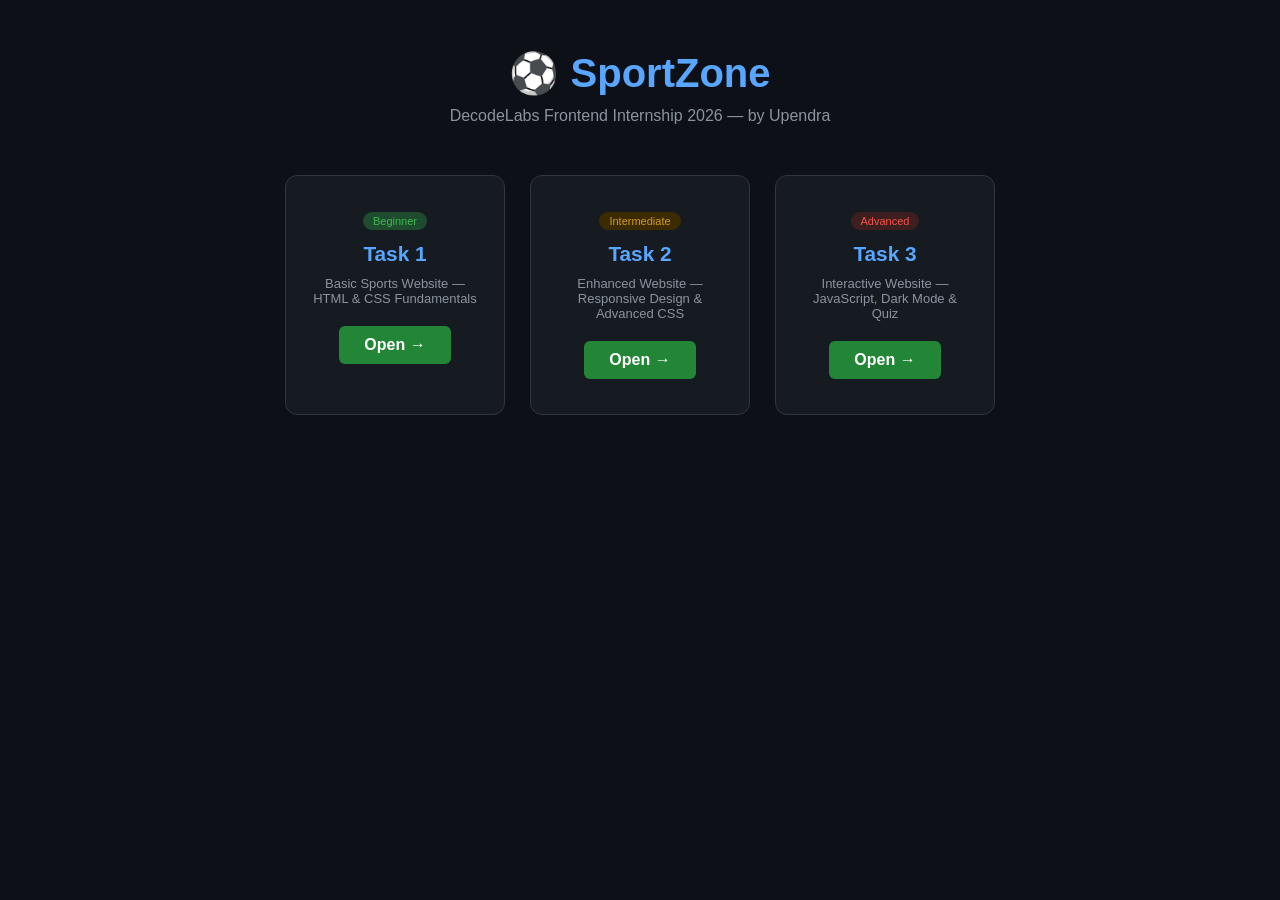
<file: index.html>
<!DOCTYPE html>
<html lang="en">
<head>
  <meta charset="UTF-8">
  <title>SportZone - DecodeLabs Internship</title>
  <style>
    * { margin: 0; padding: 0; box-sizing: border-box; }
    body { font-family: Arial, sans-serif; text-align: center; 
           padding: 50px 20px; background: #0d1117; color: white; 
           min-height: 100vh; }
    h1 { color: #58a6ff; font-size: 2.5rem; margin-bottom: 10px; }
    .subtitle { color: #8b949e; margin-bottom: 50px; font-size: 1rem; }
    .cards { display: flex; justify-content: center; 
             gap: 25px; flex-wrap: wrap; }
    .card { background: #161b22; border: 1px solid #30363d; 
            border-radius: 12px; padding: 35px 25px; width: 220px;
            transition: transform 0.2s; }
    .card:hover { transform: translateY(-5px); border-color: #58a6ff; }
    .card h3 { color: #58a6ff; font-size: 1.3rem; margin-bottom: 10px; }
    .card p { font-size: 13px; color: #8b949e; margin-bottom: 20px; }
    .card a { display: inline-block; padding: 10px 25px; 
              background: #238636; color: white; border-radius: 6px; 
              text-decoration: none; font-weight: bold; }
    .card a:hover { background: #2ea043; }
    .badge { display: inline-block; padding: 3px 10px; border-radius: 20px;
             font-size: 11px; margin-bottom: 12px; }
    .beginner { background: #1f4b2e; color: #3fb950; }
    .intermediate { background: #3d2b00; color: #d29922; }
    .advanced { background: #3d1f1f; color: #f85149; }
  </style>
</head>
<body>
  <h1>⚽ SportZone</h1>
  <p class="subtitle">DecodeLabs Frontend Internship 2026 — by Upendra</p>

  <div class="cards">
    <div class="card">
      <span class="badge beginner">Beginner</span>
      <h3>Task 1</h3>
      <p>Basic Sports Website — HTML & CSS Fundamentals</p>
      <a href="./DECODELAB-TASKS/task-1-upendra/">Open →</a>
    </div>
    <div class="card">
      <span class="badge intermediate">Intermediate</span>
      <h3>Task 2</h3>
      <p>Enhanced Website — Responsive Design & Advanced CSS</p>
      <a href="./DECODELAB-TASKS/task-2-upendra/">Open →</a>
    </div>
    <div class="card">
      <span class="badge advanced">Advanced</span>
      <h3>Task 3</h3>
      <p>Interactive Website — JavaScript, Dark Mode & Quiz</p>
      <a href="./DECODELAB-TASKS/task-3-upendra/">Open →</a>
    </div>
  </div>
</body>
</html>
</file>
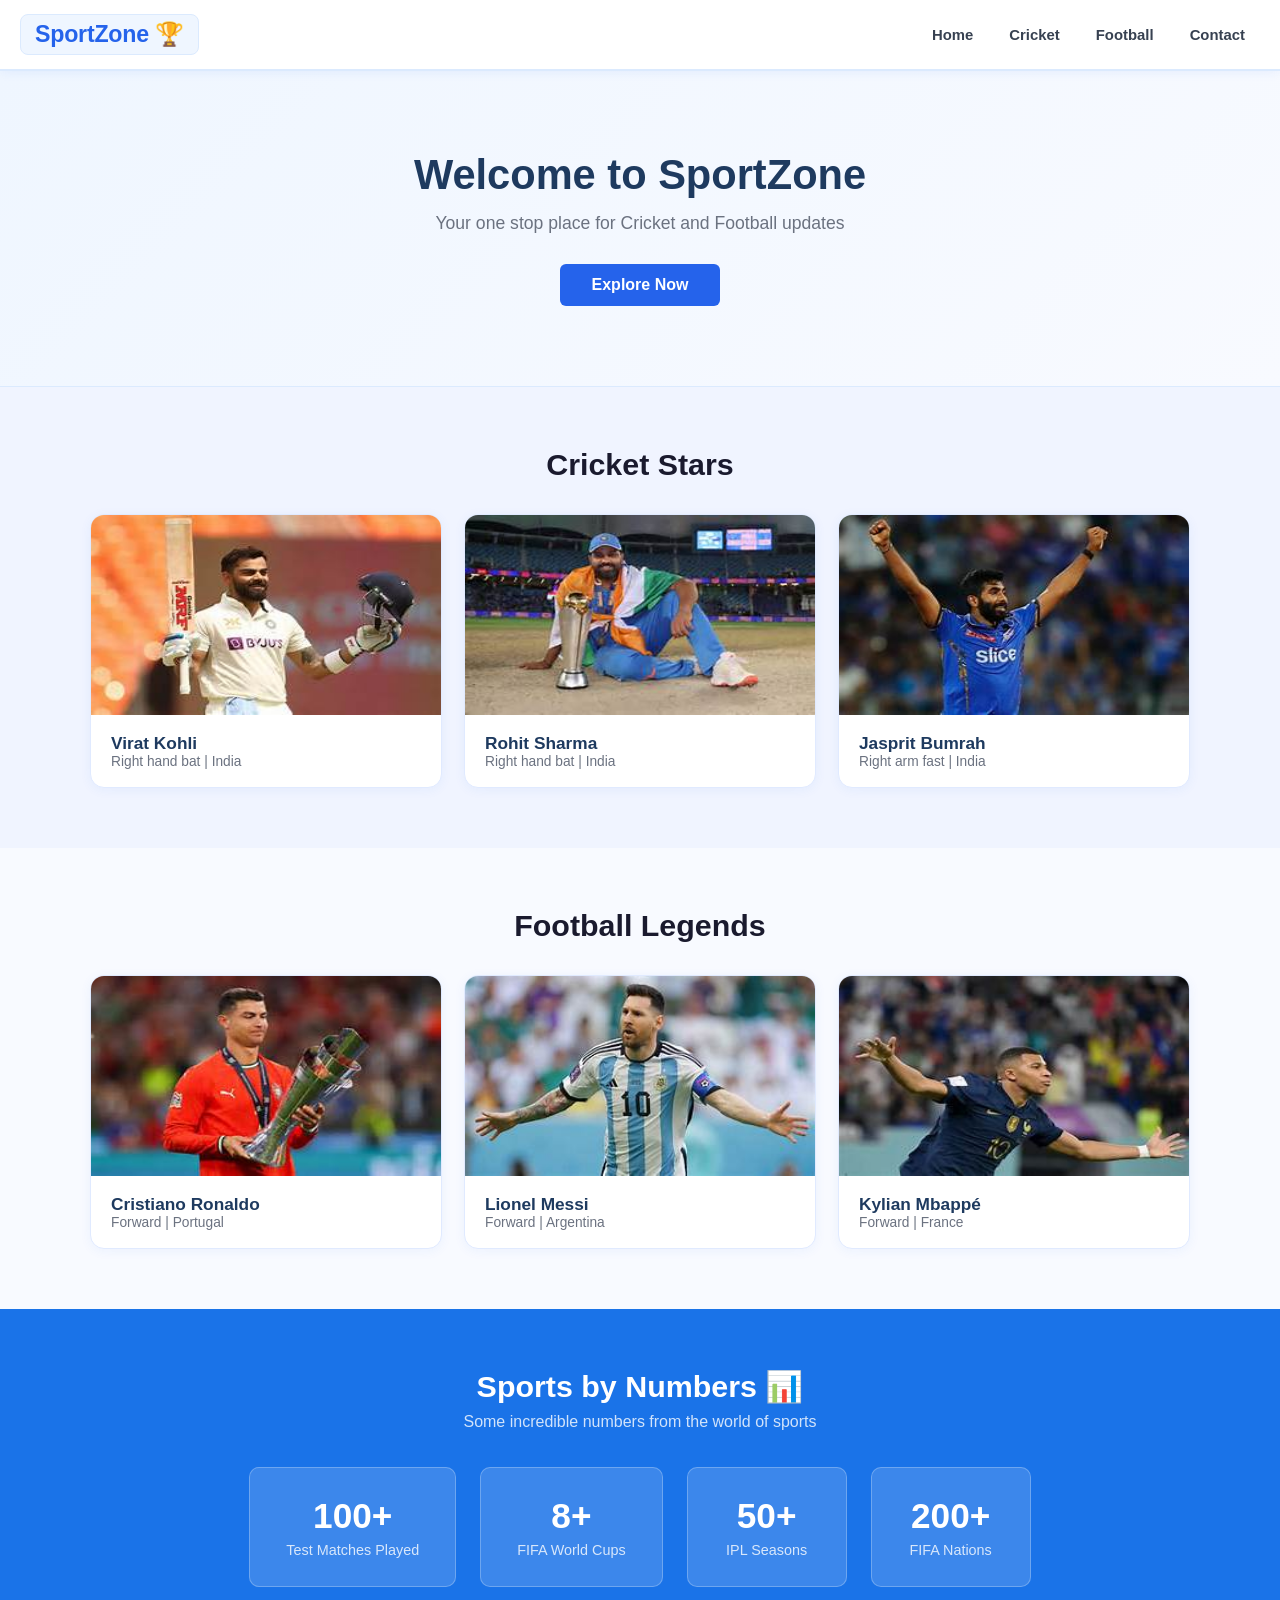
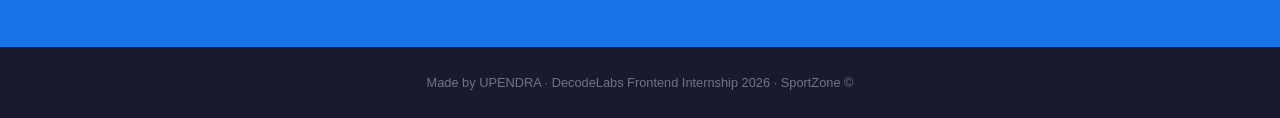
<file: DECODELAB-TASKS/task-1-upendra/index.html>
<!DOCTYPE html>
<html lang="en">
<head>
  <meta charset="UTF-8" />
  <meta name="viewport" content="width=device-width, initial-scale=1.0"/>
  <title>SportZone - Cricket & Football</title>
  <link rel="stylesheet" href="style.css" />
</head>
<body>

  <!-- ===================== HEADER ===================== -->
  <header>
    <div class="logo">SportZone 🏆 </div>
    <nav>
      <a href="#home">Home</a>
      <a href="#cricket">Cricket</a>
      <a href="#football">Football</a>
      <a href="#contact">Contact</a>
    </nav>
  </header>

  <main>

    <!-- ===================== HERO ===================== -->
      <section id="home" class="hero">
      <h1>Welcome to SportZone</h1>
      <p>Your one stop place for Cricket and Football updates</p>
      <a href="#cricket" class="btn">Explore Now</a>
    </section>

    <!-- ===================== CRICKET ===================== -->
    <section id="cricket">
      <h2>Cricket Stars</h2>
      <div class="card-grid">
        <article class="card">
          <img src="virat-kohli.jpg" alt="Virat Kohli" width="300" height="200"/>
          <h3>Virat Kohli</h3>
          <p>Right hand bat | India</p>
        </article>
        <article class="card">
          <img src="rohit-sharma.jpg" alt="Rohit Sharma" width="300" height="200"/>
          <h3>Rohit Sharma</h3>
          <p>Right hand bat | India</p>
        </article>
        <article class="card">
          <img src="jasprit-bumrah.jpg" alt="Jasprit Bumrah" width="300" height="200"/>
          <h3>Jasprit Bumrah</h3>
          <p>Right arm fast | India</p>
        </article>
      </div>
    </section>

    <!-- ===================== FOOTBALL ===================== -->
    <section id="football">
      <h2>Football Legends</h2>
      <div class="card-grid">
        <article class="card">
          <img src="ronaldo.jpg" alt="Ronaldo" width="300" height="200"/>
          <h3>Cristiano Ronaldo</h3>
          <p>Forward | Portugal</p>
        </article>
        <article class="card">
          <img src="messi.jpg" alt="Messi" width="300" height="200"/>
          <h3>Lionel Messi</h3>
          <p>Forward | Argentina</p>
        </article>
        <article class="card">
          <img src="mbappe.jpg" alt="Mbappe" width="300" height="200"/>
          <h3>Kylian Mbappé</h3>
          <p>Forward | France</p>
        </article>
      </div>
    </section>

    <!-- ===================== STATS ===================== -->
    <section class="stats">
      <h2>Sports by Numbers 📊</h2>
      <p class="section-desc">Some incredible numbers from the world of sports</p>
      <div class="stats-row">
        <div class="stat-box"><h3>100+</h3><p>Test Matches Played</p></div>
        <div class="stat-box"><h3>8+</h3><p>FIFA World Cups</p></div>
        <div class="stat-box"><h3>50+</h3><p>IPL Seasons</p></div>
        <div class="stat-box"><h3>200+</h3><p>FIFA Nations</p></div>
      </div>
    </section>

  </main>

  <footer id="contact">
    <p>Made by UPENDRA · DecodeLabs Frontend Internship 2026 · SportZone ©</p>
  </footer>

</body>
</html>
</file>
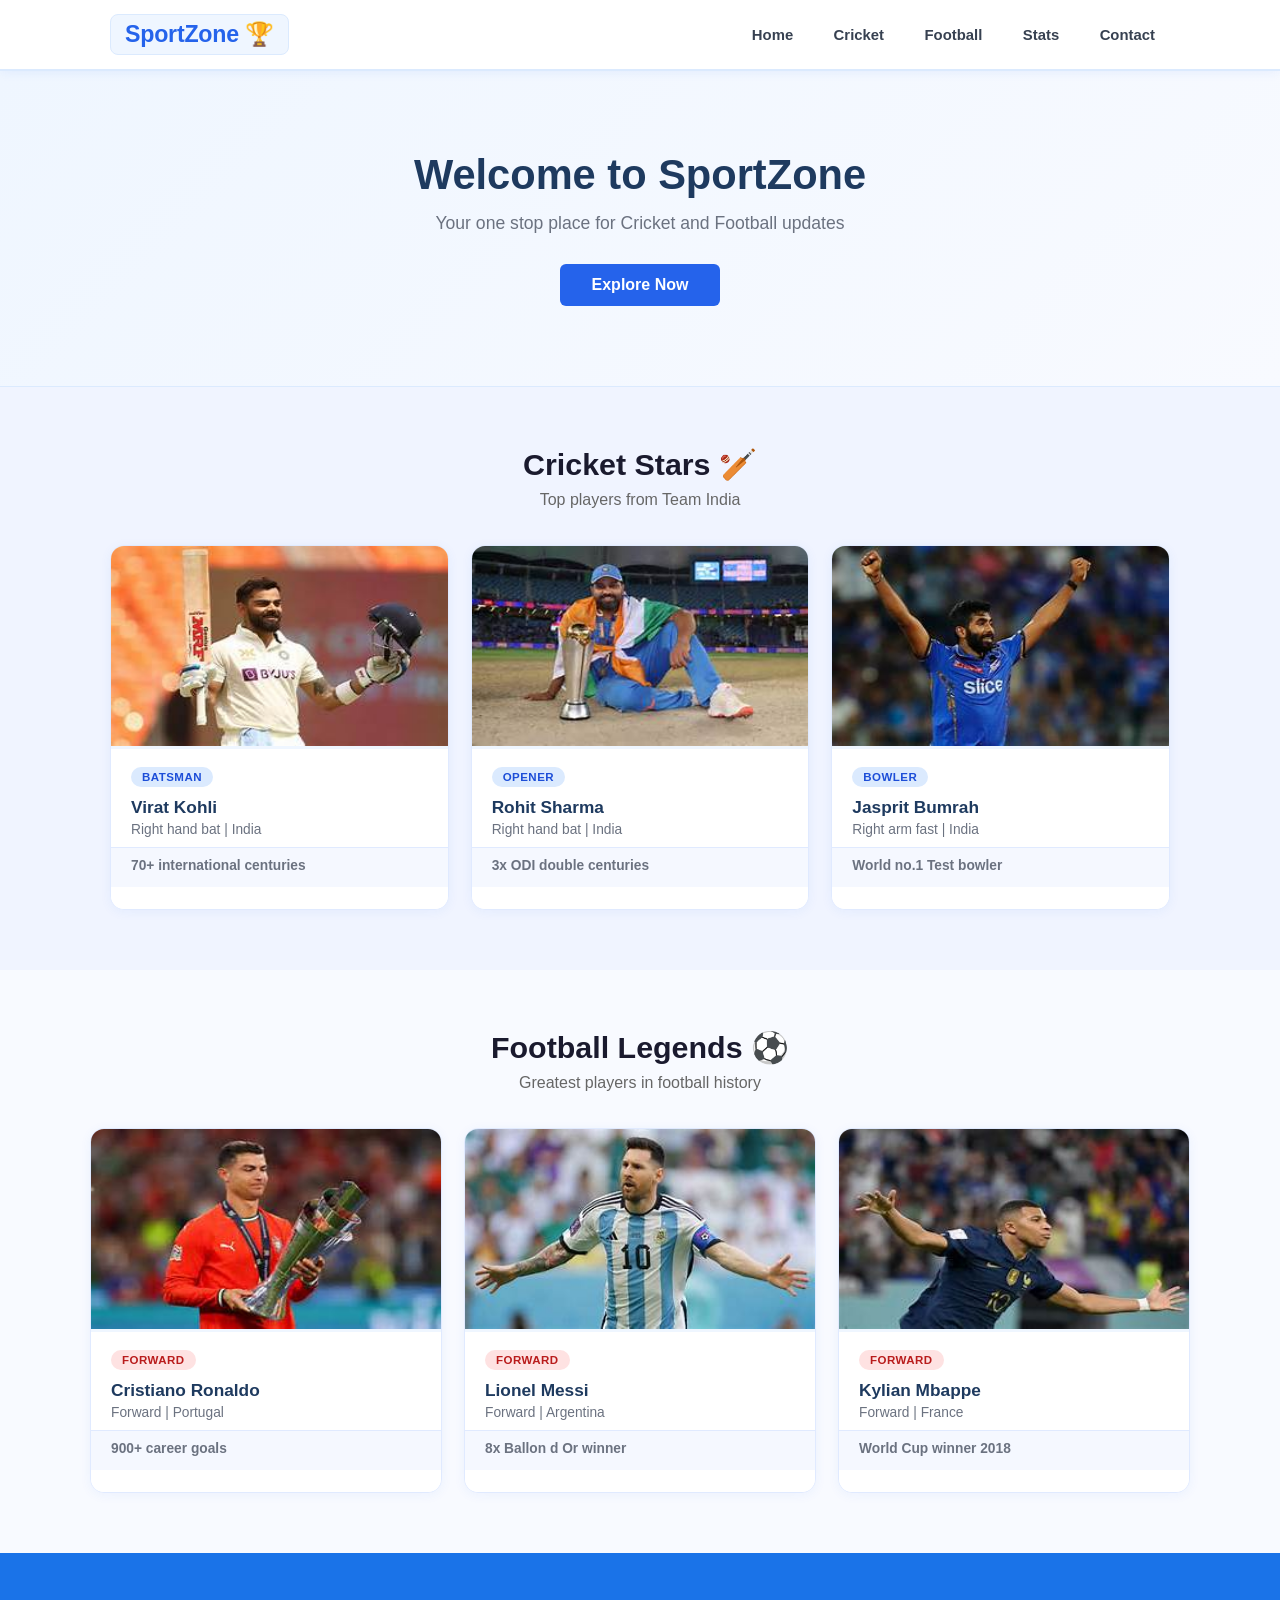
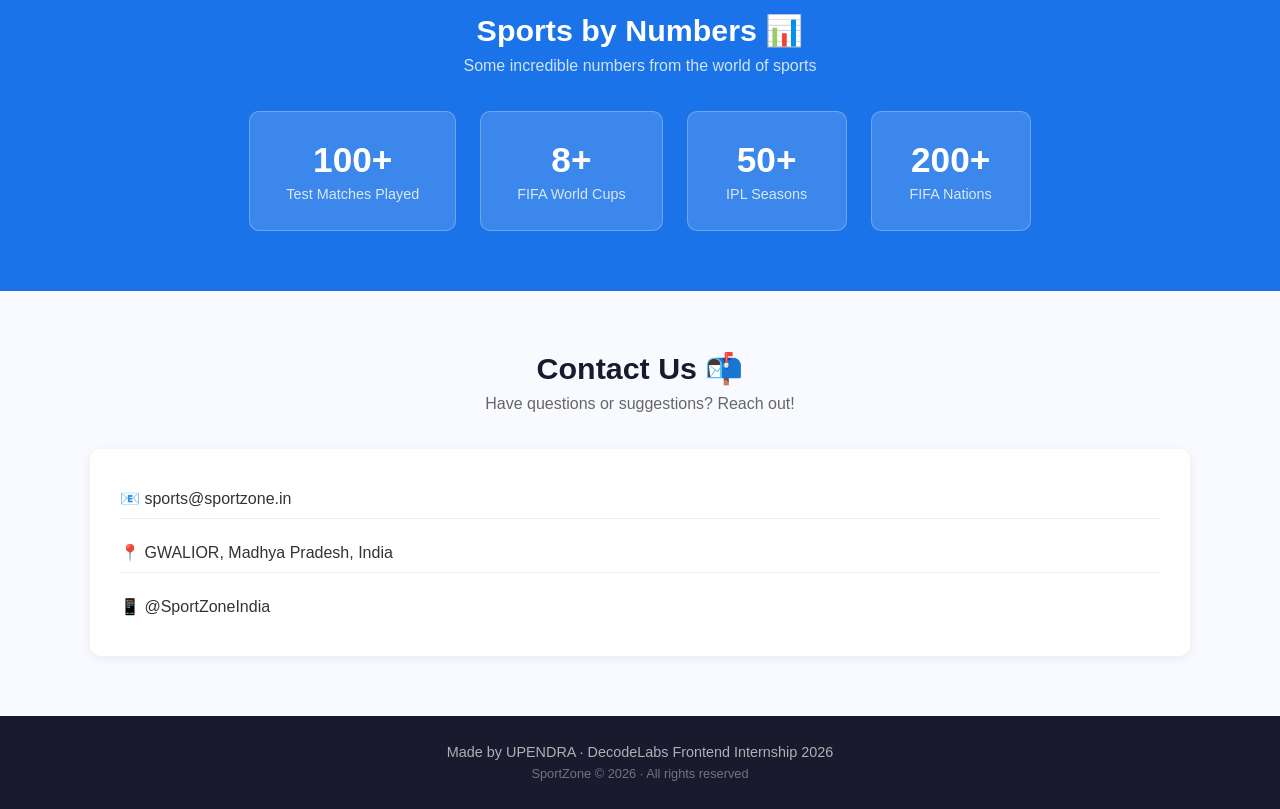
<file: DECODELAB-TASKS/task-2-upendra/index.html>
<!DOCTYPE html>
<html lang="en">
<head>
  <meta charset="UTF-8" />
  <meta name="viewport" content="width=device-width, initial-scale=1.0" />
  <title>SportZone - Cricket & Football</title>
  <link rel="stylesheet" href="style.css" />
</head>
<body>

  <!-- ===================== HEADER ===================== -->
  <header>
    <div class="nav-container">
      <h2 class="logo">SportZone 🏆</h2>
      <nav>
        <a href="#home">Home</a>
        <a href="#cricket">Cricket</a>
        <a href="#football">Football</a>
        <a href="#stats">Stats</a>
        <a href="#contact">Contact</a>
      </nav>
    </div>
  </header>

  <main>

    <!-- ===================== HERO ===================== -->
    <section id="home" class="hero">
      <h1>Welcome to SportZone</h1>
      <p>Your one stop place for Cricket and Football updates</p>
      <a href="#cricket" class="btn">Explore Now</a>
    </section>

    <!-- ===================== CRICKET ===================== -->
    <section id="cricket" class="section">
      <h2>Cricket Stars 🏏</h2>
      <p class="section-desc">Top players from Team India</p>

      <div class="cards">

        <div class="card">
          <img src="virat-kohli.jpg" alt="Virat Kohli" width="300" height="200" />
          <div class="card-info">
            <span class="tag">Batsman</span>
            <h3>Virat Kohli</h3>
            <p>Right hand bat | India</p>
            <p class="stat">70+ international centuries</p>
          </div>
        </div>

        <div class="card">
          <img src="rohit-sharma.jpg" alt="Rohit Sharma" width="300" height="200" />
          <div class="card-info">
            <span class="tag">Opener</span>
            <h3>Rohit Sharma</h3>
            <p>Right hand bat | India</p>
            <p class="stat">3x ODI double centuries</p>
          </div>
        </div>

        <div class="card">
          <img src="jasprit-bumrah.jpg" alt="Jasprit Bumrah" width="300" height="200" />
          <div class="card-info">
            <span class="tag">Bowler</span>
            <h3>Jasprit Bumrah</h3>
            <p>Right arm fast | India</p>
            <p class="stat">World no.1 Test bowler</p>
          </div>
        </div>

      </div>
    </section>

    <!-- ===================== FOOTBALL ===================== -->
    <section id="football" class="section section-gray">
      <h2>Football Legends ⚽</h2>
      <p class="section-desc">Greatest players in football history</p>

      <div class="cards">

        <div class="card">
          <img src="ronaldo.jpg" alt="Cristiano Ronaldo" width="300" height="200" />
          <div class="card-info">
            <span class="tag tag-red">Forward</span>
            <h3>Cristiano Ronaldo</h3>
            <p>Forward | Portugal</p>
            <p class="stat">900+ career goals</p>
          </div>
        </div>

        <div class="card">
          <img src="messi.jpg" alt="Lionel Messi" width="300" height="200" />
          <div class="card-info">
            <span class="tag tag-red">Forward</span>
            <h3>Lionel Messi</h3>
            <p>Forward | Argentina</p>
            <p class="stat">8x Ballon d Or winner</p>
          </div>
        </div>

        <div class="card">
          <img src="mbappe.jpg" alt="Kylian Mbappe" width="300" height="200" />
          <div class="card-info">
            <span class="tag tag-red">Forward</span>
            <h3>Kylian Mbappe</h3>
            <p>Forward | France</p>
            <p class="stat">World Cup winner 2018</p>
          </div>
        </div>

      </div>
    </section>

    <!-- ===================== STATS ===================== -->
    <section id="stats" class="section stats-section">
      <h2>Sports by Numbers 📊</h2>
      <p class="section-desc">Some incredible numbers from the world of sports</p>

      <div class="stats-row">
        <div class="stat-box">
          <h3>100+</h3>
          <p>Test Matches Played</p>
        </div>
        <div class="stat-box">
          <h3>8+</h3>
          <p>FIFA World Cups</p>
        </div>
        <div class="stat-box">
          <h3>50+</h3>
          <p>IPL Seasons</p>
        </div>
        <div class="stat-box">
          <h3>200+</h3>
          <p>FIFA Nations</p>
        </div>
      </div>
    </section>

    <!-- ===================== CONTACT ===================== -->
    <section id="contact" class="section section-gray">
      <h2>Contact Us 📬</h2>
      <p class="section-desc">Have questions or suggestions? Reach out!</p>

      <div class="contact-box">
        <p>📧 sports@sportzone.in</p>
        <p>📍 GWALIOR, Madhya Pradesh, India</p>
        <p>📱 @SportZoneIndia</p>
      </div>
    </section>

  </main>

  <!-- ===================== FOOTER ===================== -->
  <footer>
    <p>Made by UPENDRA · DecodeLabs Frontend Internship 2026</p>
    <p>SportZone &copy; 2026 · All rights reserved</p>
  </footer>

</body>
</html>
</file>
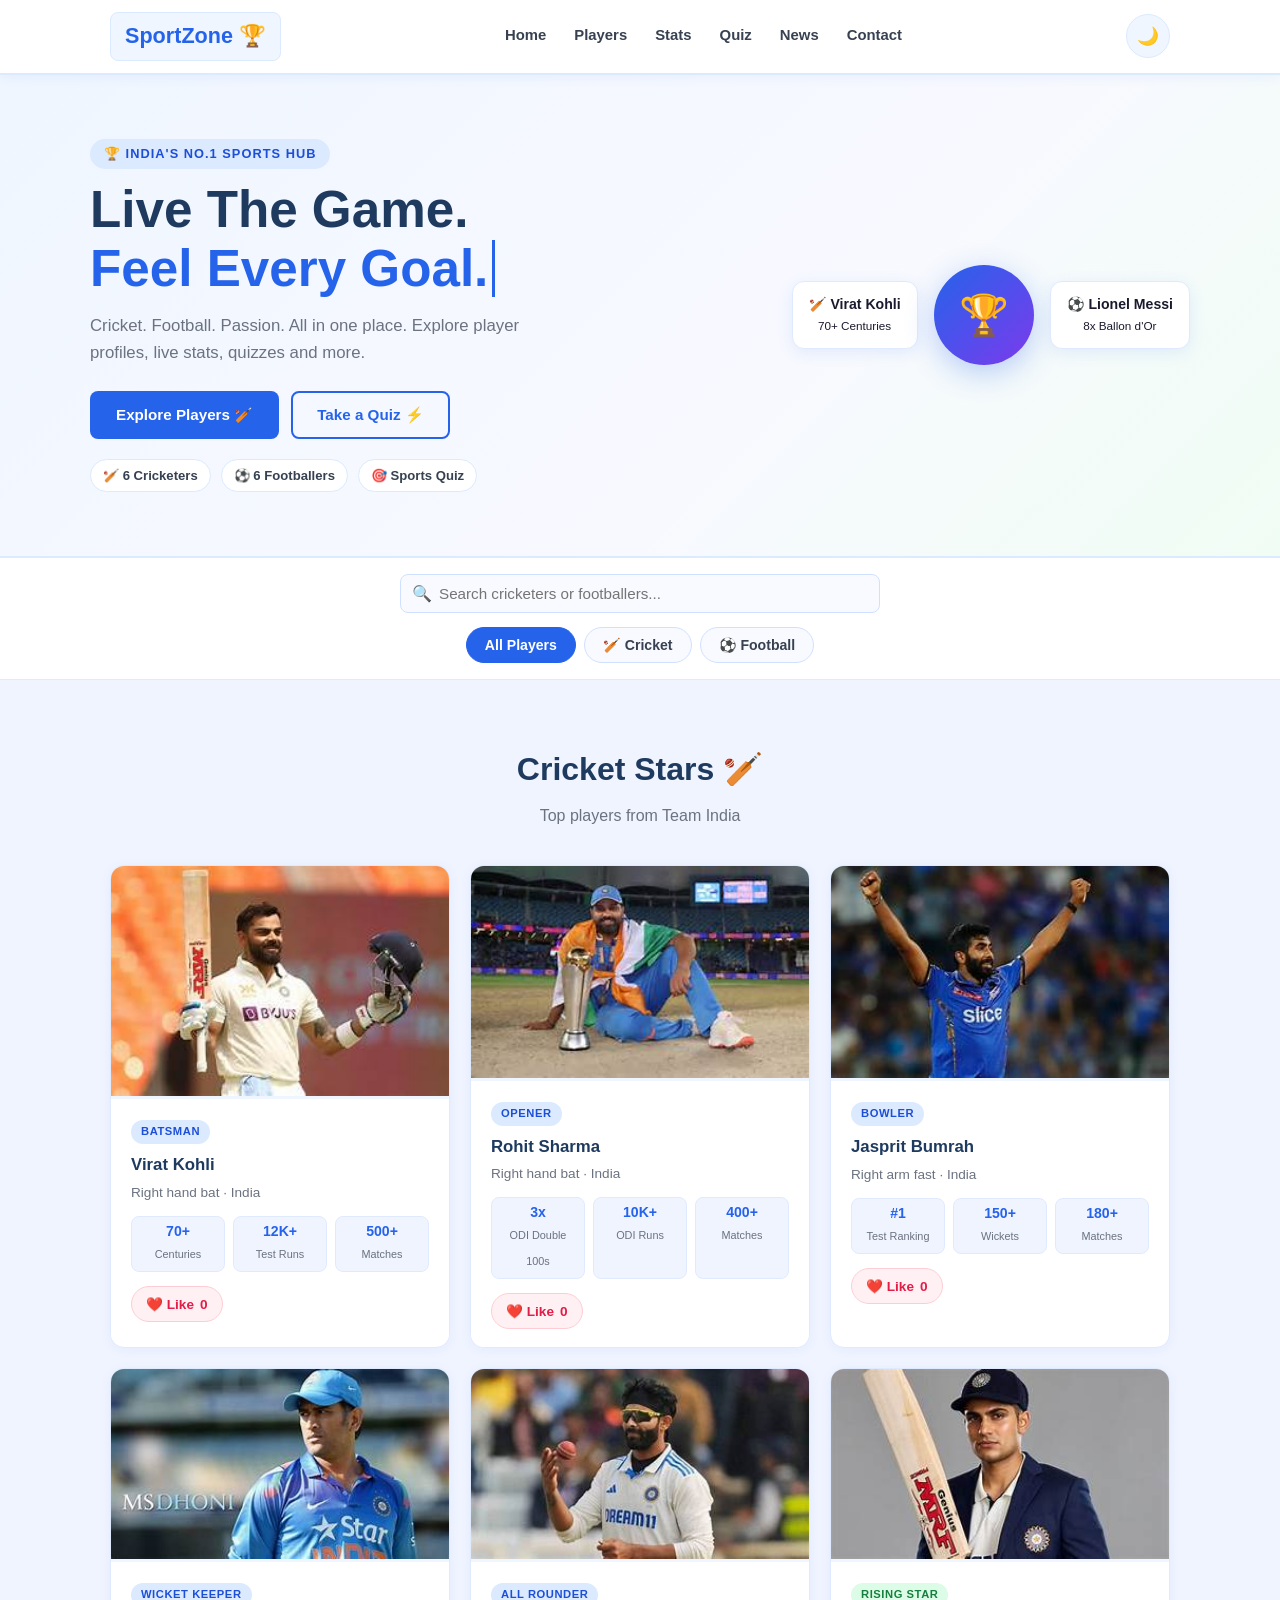
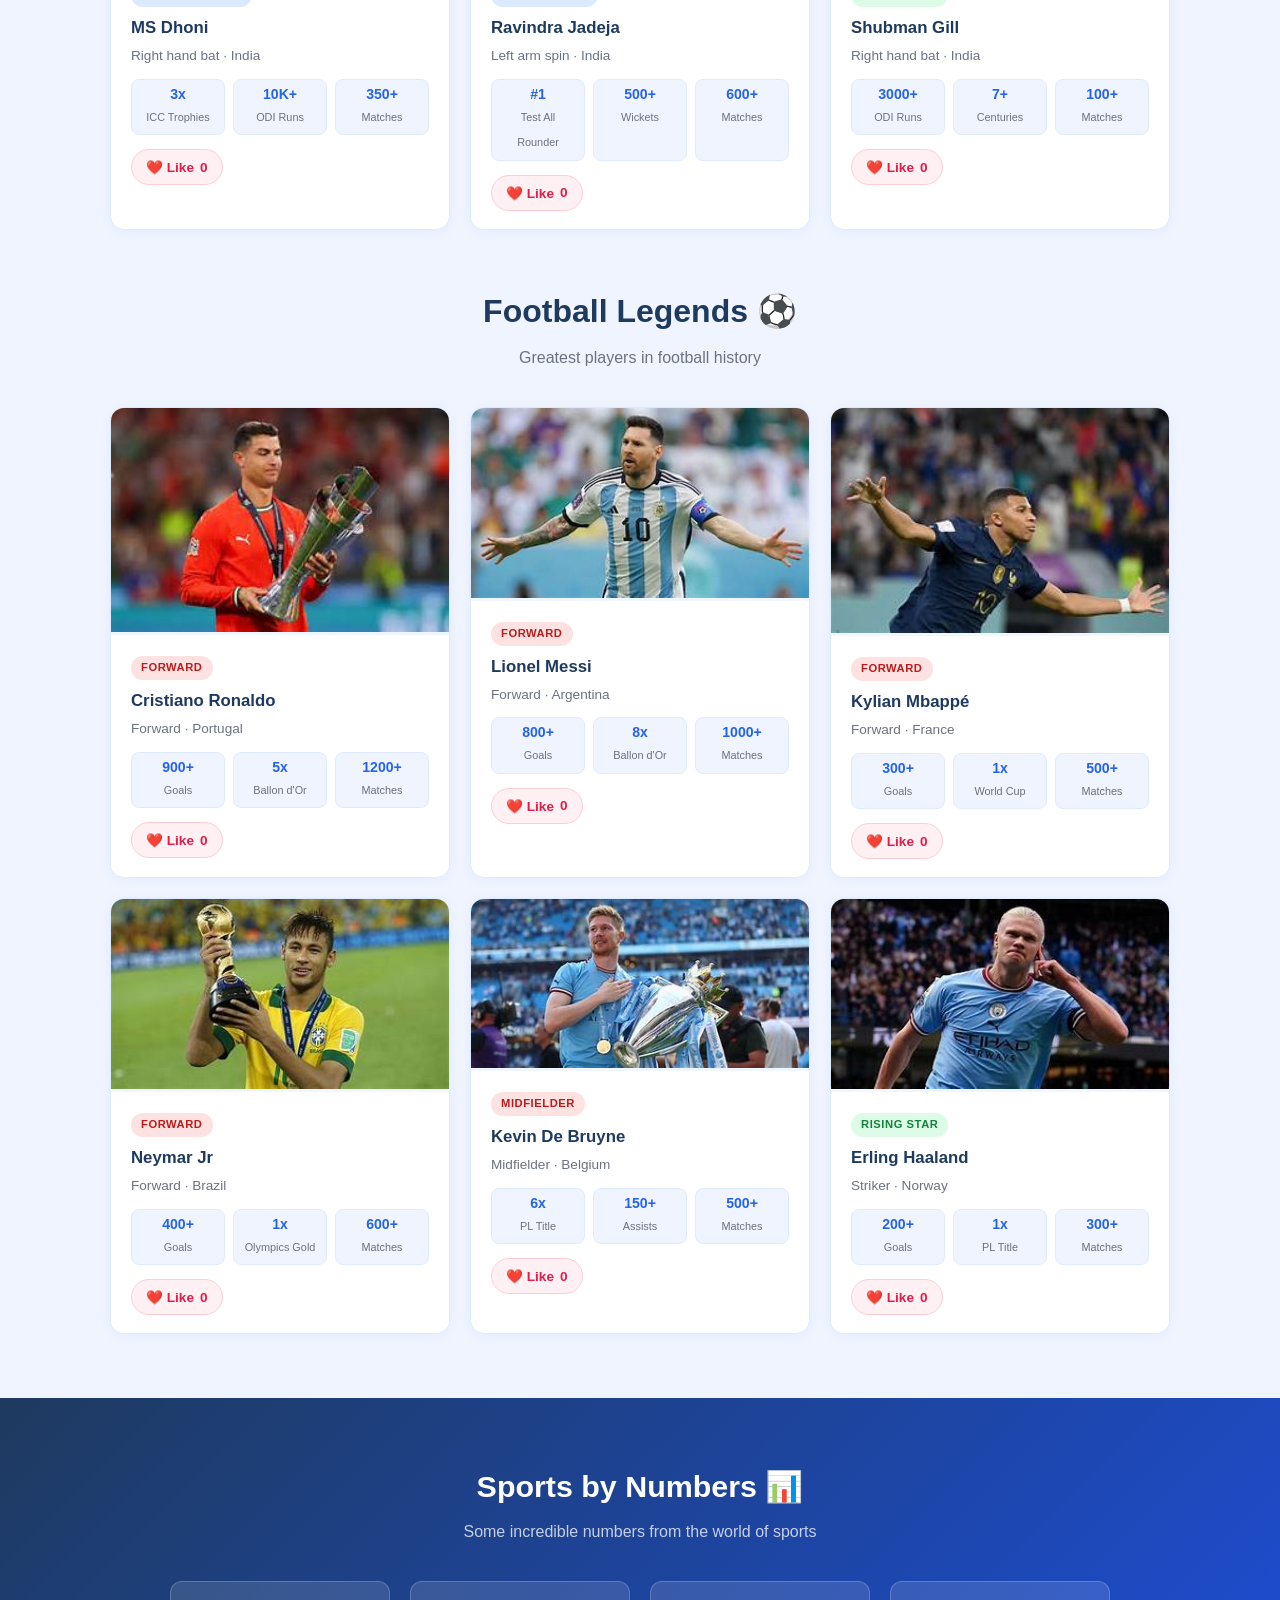
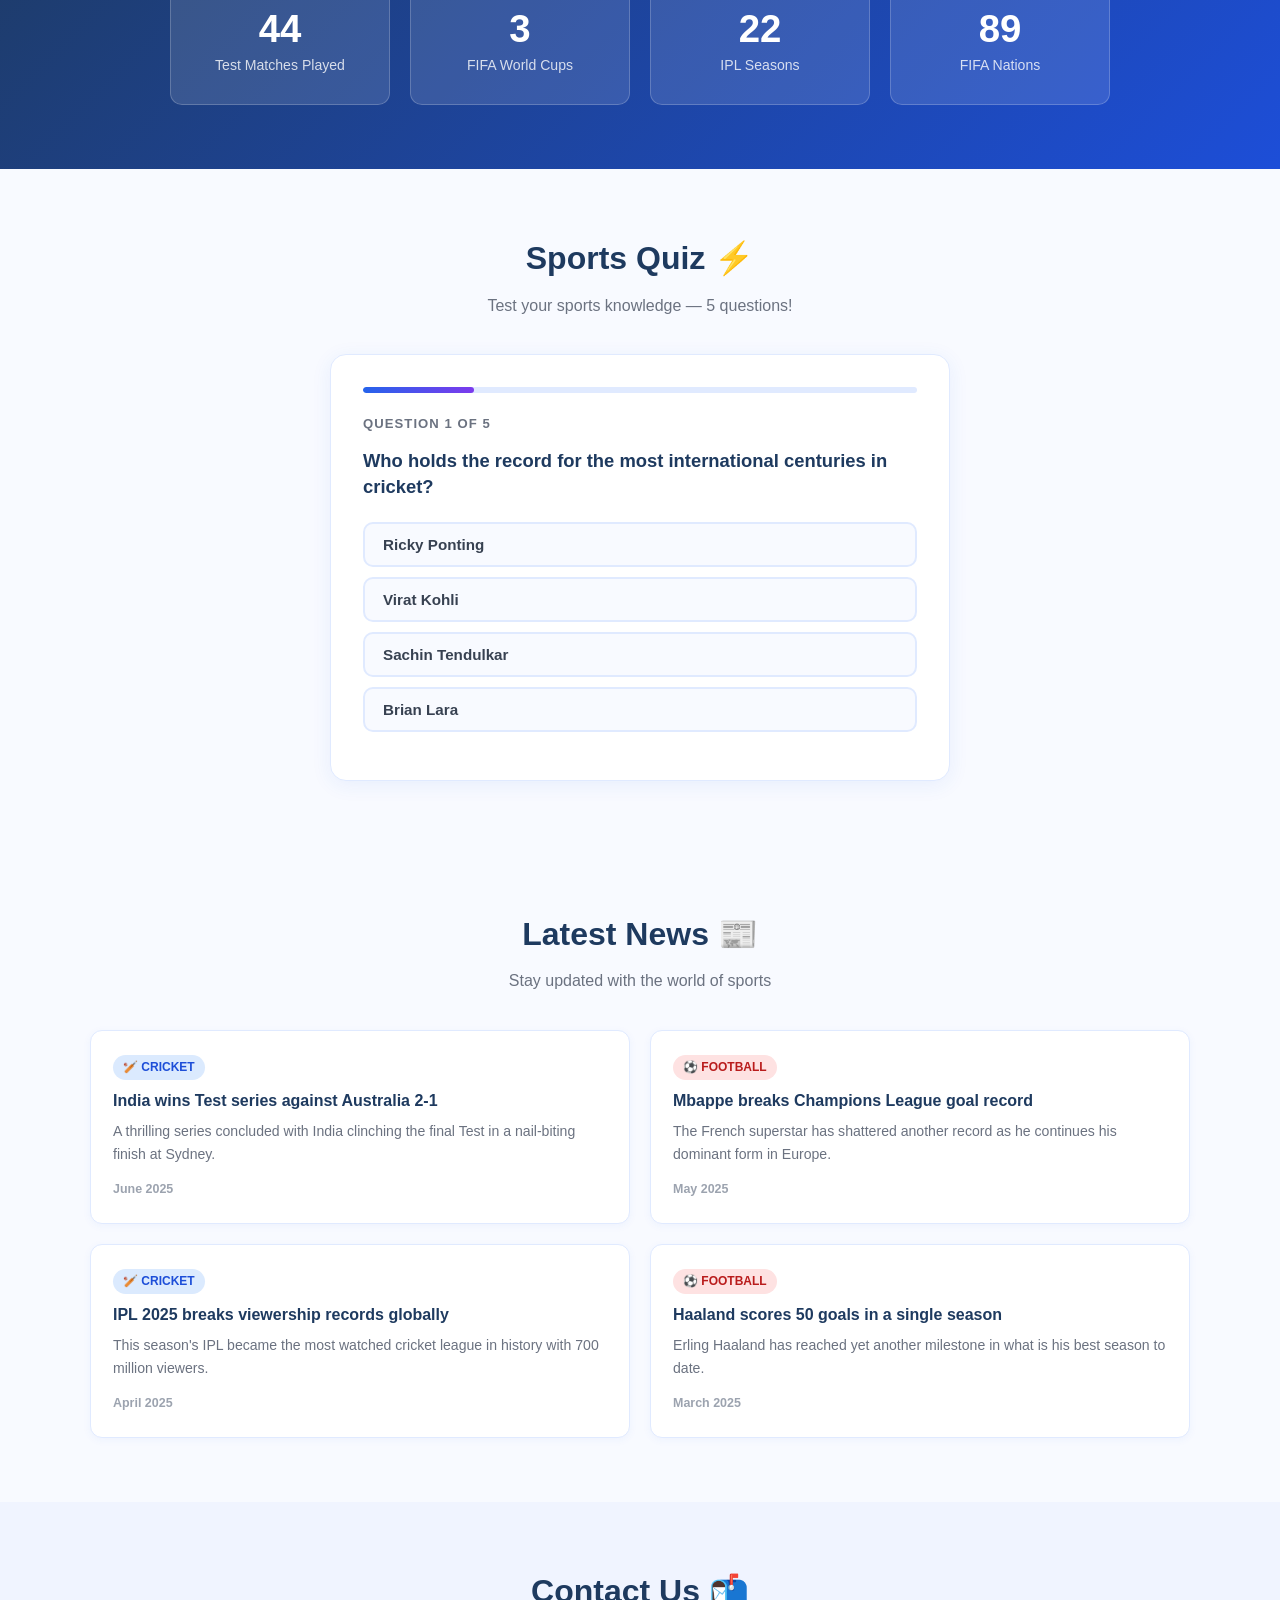
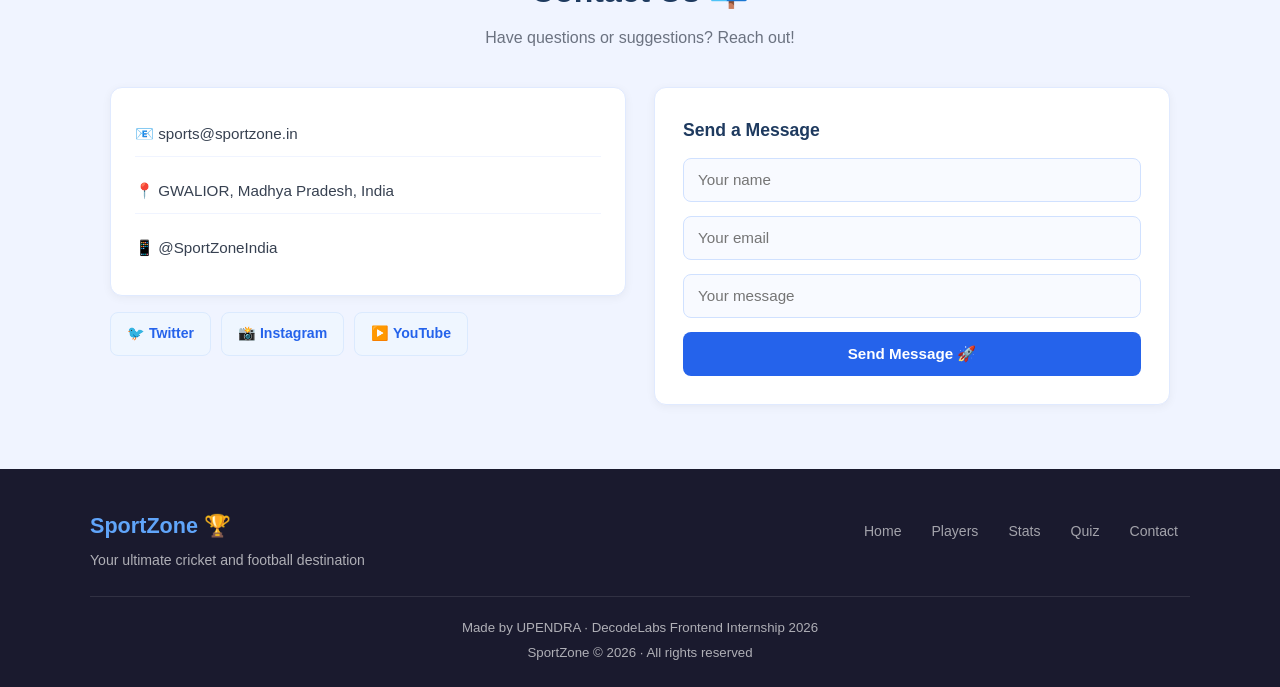
<file: DECODELAB-TASKS/task-3-upendra/index.html>
<!DOCTYPE html>
<html lang="en">
<head>
  <meta charset="UTF-8" />
  <meta name="viewport" content="width=device-width, initial-scale=1.0" />
  <meta name="description" content="SportZone - Your ultimate cricket and football hub with live stats, player profiles and more." />
  <title>SportZone 🏆 - Cricket & Football Hub</title>
  <link rel="stylesheet" href="style.css" />
</head>
<body>

  <!-- ===================== HEADER ===================== -->
  <header id="top">
    <div class="nav-container">

      <a href="#top" class="logo">SportZone 🏆</a>

      <!-- hamburger for mobile -->
      <button class="hamburger" id="hamburger" aria-label="Toggle menu">
        <span></span><span></span><span></span>
      </button>

      <nav id="nav-menu">
        <a href="#home"     class="nav-link">Home</a>
        <a href="#players"  class="nav-link">Players</a>
        <a href="#stats"    class="nav-link">Stats</a>
        <a href="#quiz"     class="nav-link">Quiz</a>
        <a href="#news"     class="nav-link">News</a>
        <a href="#contact"  class="nav-link">Contact</a>
      </nav>

      <button class="js-theme-toggle" id="themeBtn" aria-label="Toggle dark mode">🌙</button>

    </div>
  </header>

  <main>

    <!-- ===================== HERO ===================== -->
    <section id="home" class="hero fade-in">
      <div class="hero-inner">
        <div class="hero-text">
          <span class="hero-badge">🏆 India's No.1 Sports Hub</span>
          <h1 class="hero-title">
            Live The Game.<br />
            <span class="highlight" id="typed-text"></span>
          </h1>
          <p class="hero-desc">
            Cricket. Football. Passion. All in one place.
            Explore player profiles, live stats, quizzes and more.
          </p>
          <div class="hero-btns">
            <a href="#players" class="btn btn-primary">Explore Players 🏏</a>
            <a href="#quiz"    class="btn btn-outline">Take a Quiz ⚡</a>
          </div>
          <div class="hero-chips">
            <span class="chip">🏏 6 Cricketers</span>
            <span class="chip">⚽ 6 Footballers</span>
            <span class="chip">🎯 Sports Quiz</span>
          </div>
        </div>
        <div class="hero-right" aria-hidden="true">
          <div class="hero-card-float card-a">🏏 <strong>Virat Kohli</strong><br/><small>70+ Centuries</small></div>
          <div class="hero-emoji-ring">
            <span>🏆</span>
          </div>
          <div class="hero-card-float card-b">⚽ <strong>Lionel Messi</strong><br/><small>8x Ballon d'Or</small></div>
        </div>
      </div>
    </section>

    <!-- ===================== SEARCH + FILTER TABS ===================== -->
    <div class="search-filter-bar">
      <div class="search-wrap">
        <span class="search-icon">🔍</span>
        <input
          type="text"
          id="js-search"
          class="search-input"
          placeholder="Search cricketers or footballers..."
          aria-label="Search all players"
        />
        <button class="search-clear hidden" id="searchClear" aria-label="Clear search">✕</button>
      </div>
      <!-- filter tabs — js shows/hides sections -->
      <div class="filter-tabs" role="tablist">
        <button class="tab-btn is-active" data-filter="all"      role="tab">All Players</button>
        <button class="tab-btn"           data-filter="cricket"  role="tab">🏏 Cricket</button>
        <button class="tab-btn"           data-filter="football" role="tab">⚽ Football</button>
      </div>
    </div>

    <!-- ===================== PLAYERS SECTION ===================== -->
    <section id="players" class="section fade-in">

      <!-- no results message -->
      <p class="no-results hidden" id="no-results">😕 No players found. Try a different name!</p>

      <!-- CRICKET -->
      <div id="cricket-section">
        <div class="section-heading">
          <h2>Cricket Stars 🏏</h2>
          <p class="section-desc">Top players from Team India</p>
        </div>
        <div class="cards" id="cricket-cards">

          <div class="card" data-name="virat kohli" data-sport="cricket">
            <img src="virat-kohli.jpg" alt="Virat Kohli" width="400" height="200" />
            <div class="card-info">
              <span class="tag">Batsman</span>
              <h3>Virat Kohli</h3>
              <p>Right hand bat · India</p>
              <div class="card-stats-row">
                <div class="mini-stat"><strong>70+</strong><span>Centuries</span></div>
                <div class="mini-stat"><strong>12K+</strong><span>Test Runs</span></div>
                <div class="mini-stat"><strong>500+</strong><span>Matches</span></div>
              </div>
              <button class="js-like like-btn" aria-label="Like Virat Kohli">❤️ Like <span class="like-count">0</span></button>
            </div>
          </div>

          <div class="card" data-name="rohit sharma" data-sport="cricket">
            <img src="rohit-sharma.jpg" alt="Rohit Sharma" width="400" height="200" />
            <div class="card-info">
              <span class="tag">Opener</span>
              <h3>Rohit Sharma</h3>
              <p>Right hand bat · India</p>
              <div class="card-stats-row">
                <div class="mini-stat"><strong>3x</strong><span>ODI Double 100s</span></div>
                <div class="mini-stat"><strong>10K+</strong><span>ODI Runs</span></div>
                <div class="mini-stat"><strong>400+</strong><span>Matches</span></div>
              </div>
              <button class="js-like like-btn" aria-label="Like Rohit Sharma">❤️ Like <span class="like-count">0</span></button>
            </div>
          </div>

          <div class="card" data-name="jasprit bumrah" data-sport="cricket">
            <img src="jasprit-bumrah.jpg" alt="Jasprit Bumrah" width="400" height="200" />
            <div class="card-info">
              <span class="tag">Bowler</span>
              <h3>Jasprit Bumrah</h3>
              <p>Right arm fast · India</p>
              <div class="card-stats-row">
                <div class="mini-stat"><strong>#1</strong><span>Test Ranking</span></div>
                <div class="mini-stat"><strong>150+</strong><span>Wickets</span></div>
                <div class="mini-stat"><strong>180+</strong><span>Matches</span></div>
              </div>
              <button class="js-like like-btn" aria-label="Like Jasprit Bumrah">❤️ Like <span class="like-count">0</span></button>
            </div>
          </div>

          <div class="card" data-name="ms dhoni" data-sport="cricket">
            <img src="ms-dhoni.jpg" alt="MS Dhoni" width="400" height="200" />
            <div class="card-info">
              <span class="tag">Wicket Keeper</span>
              <h3>MS Dhoni</h3>
              <p>Right hand bat · India</p>
              <div class="card-stats-row">
                <div class="mini-stat"><strong>3x</strong><span>ICC Trophies</span></div>
                <div class="mini-stat"><strong>10K+</strong><span>ODI Runs</span></div>
                <div class="mini-stat"><strong>350+</strong><span>Matches</span></div>
              </div>
              <button class="js-like like-btn" aria-label="Like MS Dhoni">❤️ Like <span class="like-count">0</span></button>
            </div>
          </div>

          <div class="card" data-name="ravindra jadeja" data-sport="cricket">
            <img src="ravindra-jadeja.jpg" alt="Ravindra Jadeja" width="400" height="200" />
            <div class="card-info">
              <span class="tag">All Rounder</span>
              <h3>Ravindra Jadeja</h3>
              <p>Left arm spin · India</p>
              <div class="card-stats-row">
                <div class="mini-stat"><strong>#1</strong><span>Test All Rounder</span></div>
                <div class="mini-stat"><strong>500+</strong><span>Wickets</span></div>
                <div class="mini-stat"><strong>600+</strong><span>Matches</span></div>
              </div>
              <button class="js-like like-btn" aria-label="Like Ravindra Jadeja">❤️ Like <span class="like-count">0</span></button>
            </div>
          </div>

          <div class="card" data-name="shubman gill" data-sport="cricket">
            <img src="shubman-gill.jpg" alt="Shubman Gill" width="400" height="200" />
            <div class="card-info">
              <span class="tag tag-new">Rising Star</span>
              <h3>Shubman Gill</h3>
              <p>Right hand bat · India</p>
              <div class="card-stats-row">
                <div class="mini-stat"><strong>3000+</strong><span>ODI Runs</span></div>
                <div class="mini-stat"><strong>7+</strong><span>Centuries</span></div>
                <div class="mini-stat"><strong>100+</strong><span>Matches</span></div>
              </div>
              <button class="js-like like-btn" aria-label="Like Shubman Gill">❤️ Like <span class="like-count">0</span></button>
            </div>
          </div>

        </div>
      </div>

      <!-- FOOTBALL -->
      <div id="football-section" class="mt-section">
        <div class="section-heading">
          <h2>Football Legends ⚽</h2>
          <p class="section-desc">Greatest players in football history</p>
        </div>
        <div class="cards" id="football-cards">

          <div class="card" data-name="cristiano ronaldo" data-sport="football">
           <img src="ronaldo.jpg" alt="Cristiano Ronaldo" width="400" height="200" />
            <div class="card-info">
              <span class="tag tag-red">Forward</span>
              <h3>Cristiano Ronaldo</h3>
              <p>Forward · Portugal</p>
              <div class="card-stats-row">
                <div class="mini-stat"><strong>900+</strong><span>Goals</span></div>
                <div class="mini-stat"><strong>5x</strong><span>Ballon d'Or</span></div>
                <div class="mini-stat"><strong>1200+</strong><span>Matches</span></div>
              </div>
              <button class="js-like like-btn" aria-label="Like Ronaldo">❤️ Like <span class="like-count">0</span></button>
            </div>
          </div>

          <div class="card" data-name="lionel messi" data-sport="football">
            <img src="messi.jpg" alt="Lionel Messi" width="400" height="200" />
            <div class="card-info">
              <span class="tag tag-red">Forward</span>
              <h3>Lionel Messi</h3>
              <p>Forward · Argentina</p>
              <div class="card-stats-row">
                <div class="mini-stat"><strong>800+</strong><span>Goals</span></div>
                <div class="mini-stat"><strong>8x</strong><span>Ballon d'Or</span></div>
                <div class="mini-stat"><strong>1000+</strong><span>Matches</span></div>
              </div>
              <button class="js-like like-btn" aria-label="Like Messi">❤️ Like <span class="like-count">0</span></button>
            </div>
          </div>

          <div class="card" data-name="kylian mbappe" data-sport="football">
            <img src="mbappe.jpg" alt="Kylian Mbappé" width="400" height="200" />
            <div class="card-info">
              <span class="tag tag-red">Forward</span>
              <h3>Kylian Mbappé</h3>
              <p>Forward · France</p>
              <div class="card-stats-row">
                <div class="mini-stat"><strong>300+</strong><span>Goals</span></div>
                <div class="mini-stat"><strong>1x</strong><span>World Cup</span></div>
                <div class="mini-stat"><strong>500+</strong><span>Matches</span></div>
              </div>
              <button class="js-like like-btn" aria-label="Like Mbappe">❤️ Like <span class="like-count">0</span></button>
            </div>
          </div>

          <div class="card" data-name="neymar jr" data-sport="football">
            <img src="neymar.jpg" alt="Neymar Jr" width="400" height="200" />
            <div class="card-info">
              <span class="tag tag-red">Forward</span>
              <h3>Neymar Jr</h3>
              <p>Forward · Brazil</p>
              <div class="card-stats-row">
                <div class="mini-stat"><strong>400+</strong><span>Goals</span></div>
                <div class="mini-stat"><strong>1x</strong><span>Olympics Gold</span></div>
                <div class="mini-stat"><strong>600+</strong><span>Matches</span></div>
              </div>
              <button class="js-like like-btn" aria-label="Like Neymar">❤️ Like <span class="like-count">0</span></button>
            </div>
          </div>

          <div class="card" data-name="kevin de bruyne" data-sport="football">
            <img src="kevin-de-bruyne.jpg" alt="Kevin De Bruyne" width="400" height="200" />
            <div class="card-info">
              <span class="tag tag-red">Midfielder</span>
              <h3>Kevin De Bruyne</h3>
              <p>Midfielder · Belgium</p>
              <div class="card-stats-row">
                <div class="mini-stat"><strong>6x</strong><span>PL Title</span></div>
                <div class="mini-stat"><strong>150+</strong><span>Assists</span></div>
                <div class="mini-stat"><strong>500+</strong><span>Matches</span></div>
              </div>
              <button class="js-like like-btn" aria-label="Like De Bruyne">❤️ Like <span class="like-count">0</span></button>
            </div>
          </div>

          <div class="card" data-name="erling haaland" data-sport="football">
            <img src="erling-haaland.jpg" alt="Erling Haaland" width="400" height="200" />
            <div class="card-info">
              <span class="tag tag-new">Rising Star</span>
              <h3>Erling Haaland</h3>
              <p>Striker · Norway</p>
              <div class="card-stats-row">
                <div class="mini-stat"><strong>200+</strong><span>Goals</span></div>
                <div class="mini-stat"><strong>1x</strong><span>PL Title</span></div>
                <div class="mini-stat"><strong>300+</strong><span>Matches</span></div>
              </div>
              <button class="js-like like-btn" aria-label="Like Haaland">❤️ Like <span class="like-count">0</span></button>
            </div>
          </div>

        </div>
      </div>
    </section>

    <!-- ===================== ANIMATED STATS ===================== -->
    <section id="stats" class="section stats-section fade-in">
      <h2>Sports by Numbers 📊</h2>
      <p class="section-desc stats-desc">Some incredible numbers from the world of sports</p>
      <div class="stats-row">
        <div class="stat-box">
          <h3 class="js-counter" data-target="100">0</h3>
          <p>Test Matches Played</p>
        </div>
        <div class="stat-box">
          <h3 class="js-counter" data-target="8">0</h3>
          <p>FIFA World Cups</p>
        </div>
        <div class="stat-box">
          <h3 class="js-counter" data-target="50">0</h3>
          <p>IPL Seasons</p>
        </div>
        <div class="stat-box">
          <h3 class="js-counter" data-target="200">0</h3>
          <p>FIFA Nations</p>
        </div>
      </div>
    </section>

    <!-- ===================== QUIZ SECTION ===================== -->
    <section id="quiz" class="section quiz-section fade-in">
      <div class="section-heading">
        <h2>Sports Quiz ⚡</h2>
        <p class="section-desc">Test your sports knowledge — 5 questions!</p>
      </div>

      <div class="quiz-box" id="quiz-box">
        <div class="quiz-progress-bar">
          <div class="quiz-progress-fill" id="quiz-progress"></div>
        </div>
        <p class="quiz-count" id="quiz-count">Question 1 of 5</p>
        <h3 class="quiz-question" id="quiz-question">Loading...</h3>
        <div class="quiz-options" id="quiz-options"></div>
        <p class="quiz-feedback hidden" id="quiz-feedback"></p>
        <button class="btn btn-primary hidden" id="quiz-next">Next Question →</button>
      </div>

      <div class="quiz-result hidden" id="quiz-result">
        <div class="result-emoji" id="result-emoji">🏆</div>
        <h3 id="result-title">Amazing!</h3>
        <p id="result-score">You scored 5 out of 5</p>
        <button class="btn btn-primary" id="quiz-restart">Play Again 🔄</button>
      </div>
    </section>

    <!-- ===================== NEWS SECTION ===================== -->
    <section id="news" class="section section-gray fade-in">
      <div class="section-heading">
        <h2>Latest News 📰</h2>
        <p class="section-desc">Stay updated with the world of sports</p>
      </div>
      <div class="news-grid">
        <div class="news-card">
          <div class="news-tag cricket-tag">🏏 Cricket</div>
          <h3>India wins Test series against Australia 2-1</h3>
          <p>A thrilling series concluded with India clinching the final Test in a nail-biting finish at Sydney.</p>
          <span class="news-date">June 2025</span>
        </div>
        <div class="news-card">
          <div class="news-tag football-tag">⚽ Football</div>
          <h3>Mbappe breaks Champions League goal record</h3>
          <p>The French superstar has shattered another record as he continues his dominant form in Europe.</p>
          <span class="news-date">May 2025</span>
        </div>
        <div class="news-card">
          <div class="news-tag cricket-tag">🏏 Cricket</div>
          <h3>IPL 2025 breaks viewership records globally</h3>
          <p>This season's IPL became the most watched cricket league in history with 700 million viewers.</p>
          <span class="news-date">April 2025</span>
        </div>
        <div class="news-card">
          <div class="news-tag football-tag">⚽ Football</div>
          <h3>Haaland scores 50 goals in a single season</h3>
          <p>Erling Haaland has reached yet another milestone in what is his best season to date.</p>
          <span class="news-date">March 2025</span>
        </div>
      </div>
    </section>

    <!-- ===================== CONTACT ===================== -->
    <section id="contact" class="section fade-in">
      <div class="section-heading">
        <h2>Contact Us 📬</h2>
        <p class="section-desc">Have questions or suggestions? Reach out!</p>
      </div>

      <div class="contact-grid">
        <div class="contact-info">
          <div class="contact-box">
            <p>📧 sports@sportzone.in</p>
            <p>📍 GWALIOR, Madhya Pradesh, India</p>
            <p>📱 @SportZoneIndia</p>
          </div>
          <div class="social-links">
            <a href="#" class="social-btn" aria-label="Twitter">🐦 Twitter</a>
            <a href="#" class="social-btn" aria-label="Instagram">📸 Instagram</a>
            <a href="#" class="social-btn" aria-label="YouTube">▶️ YouTube</a>
          </div>
        </div>

        <div class="msg-form">
          <h3>Send a Message</h3>
          <input type="text"  id="js-name" placeholder="Your name"    class="msg-input" />
          <input type="email" id="js-email" placeholder="Your email"  class="msg-input" />
          <input type="text"  id="js-msg"  placeholder="Your message" class="msg-input" />
          <button class="btn btn-primary" id="sendBtn">Send Message 🚀</button>
          <p class="msg-success hidden" id="msg-success">✅ Message sent! We will get back to you soon.</p>
        </div>
      </div>
    </section>

  </main>

  <!-- ===================== FOOTER ===================== -->
  <footer>
    <div class="footer-inner">
      <div class="footer-brand">
        <span class="logo">SportZone 🏆</span>
        <p>Your ultimate cricket and football destination</p>
      </div>
      <nav class="footer-nav" aria-label="Footer links">
        <a href="#home">Home</a>
        <a href="#players">Players</a>
        <a href="#stats">Stats</a>
        <a href="#quiz">Quiz</a>
        <a href="#contact">Contact</a>
      </nav>
    </div>
    <div class="footer-bottom">
      <p>Made by UPENDRA · DecodeLabs Frontend Internship 2026</p>
      <p>SportZone &copy; 2026 · All rights reserved</p>
    </div>
  </footer>

  <!-- back to top button — js shows it after scrolling -->
  <button class="back-top hidden" id="backTop" aria-label="Back to top">↑</button>

  <script src="script.js"></script>
</body>
</html>
</file>
<file: DECODELAB-TASKS/task-1-upendra/style.css>
/* ===================== RESET ===================== */
* {
  margin: 0;
  padding: 0;
  box-sizing: border-box;
}

body {
  font-family: 'Segoe UI', sans-serif;
  background-color: #f0f4ff;
  color: #222222;
}

/* ===================== HEADER ===================== */
header {
  background-color: #ffffff;
  border-bottom: 2px solid #dbeafe;
  box-shadow: 0 2px 10px rgba(37, 99, 235, 0.07);
  position: sticky;
  top: 0;
  z-index: 10;
  padding: 14px 20px;
  display: flex;
  justify-content: space-between;
  align-items: center;
}

.logo {
  color: #2563eb;
  font-size: 1.45rem;
  font-weight: 800;
  letter-spacing: -0.01em;
  background-color: #eff6ff;
  padding: 6px 14px;
  border-radius: 8px;
  border: 1px solid #dbeafe;
}

nav {
  display: flex;
  gap: 6px;
}

nav a {
  color: #374151;
  text-decoration: none;
  font-size: 0.93rem;
  font-weight: 600;
  padding: 8px 14px;
  border-radius: 8px;
  border: 1px solid transparent;
  transition: color 0.2s, background-color 0.2s, border-color 0.2s;
}

nav a:hover {
  color: #2563eb;
  background-color: #eff6ff;
  border-color: #dbeafe;
}

/* ===================== HERO ===================== */
.hero {
  background: linear-gradient(135deg, #eff6ff 0%, #f8faff 100%);
  color: #1e3a5f;
  text-align: center;
  padding: 80px 20px;
  border-bottom: 1px solid #dbeafe;
}

.hero h1 {
  font-size: 2.6rem;
  margin-bottom: 14px;
  font-weight: 800;
}

.hero p {
  font-size: 1.1rem;
  color: #6b7280;
  margin-bottom: 30px;
}

/* ===================== BUTTONS ===================== */
.btn {
  display: inline-block;
  background-color: #2563eb;
  color: #ffffff;
  padding: 12px 32px;
  text-decoration: none;
  border-radius: 6px;
  font-weight: 600;
  font-size: 1rem;
  transition: background-color 0.2s;
}

.btn:hover {
  background-color: #1d4ed8;
}

/* ===================== SECTION HEADINGS ===================== */
section {
  padding: 60px 20px;
}

section h2 {
  font-size: 1.9rem;
  margin-bottom: 2rem;
  color: #1a1a2e;
  text-align: center;
}

.section-desc {
  text-align: center;
  color: #666666;
  font-size: 1rem;
  margin-bottom: 36px;
}

/* ===================== CARD GRID ===================== */
.card-grid {
  display: grid;
  grid-template-columns: repeat(3, 1fr);
  gap: 22px;
  max-width: 1100px;
  margin: 0 auto;
}

.card {
  background: #ffffff;
  border: 1px solid #e0eaff;
  border-radius: 14px;
  overflow: hidden;
  box-shadow: 0 2px 12px rgba(37, 99, 235, 0.06);
  transition: transform 0.2s, box-shadow 0.2s;
}

.card:hover {
  transform: translateY(-5px);
  box-shadow: 0 10px 28px rgba(37, 99, 235, 0.13);
}

.card img {
  width: 100%;
  border-radius: 0;
  display: block;
}

.card h3 {
  margin-top: 0;
  font-size: 1.08rem;
  color: #1e3a5f;
  padding: 18px 20px 0 20px;
  font-weight: 700;
}

.card p {
  color: #6b7280;
  font-size: 0.86rem;
  padding: 0 20px 18px 20px;
}

/* ===================== ALTERNATE SECTION BACKGROUND ===================== */
#football {
  background-color: #f8faff;
}

#football h2 {
  color: #1a1a2e;
}

/* ===================== STATS ===================== */
.stats {
  background-color: #1a73e8;
  max-width: 100%;
  color: white;
  padding: 60px 20px;
}

.stats h2 {
  color: #ffffff;
  font-size: 1.9rem;
  margin-bottom: 8px;
  text-align: center;
}

.stats .section-desc {
  color: rgba(255, 255, 255, 0.8);
  margin-bottom: 36px;
  text-align: center;
  font-size: 1rem;
}

.stats-row {
  display: flex;
  justify-content: center;
  gap: 24px;
  flex-wrap: wrap;
  max-width: 1100px;
  margin: 0 auto;
}

.stat-box {
  background: rgba(255, 255, 255, 0.15);
  border: 1px solid rgba(255, 255, 255, 0.25);
  padding: 28px 36px;
  border-radius: 10px;
  min-width: 160px;
  text-align: center;
}

.stat-box h3 {
  font-size: 2.2rem;
  color: #ffffff;
  font-weight: 900;
}

.stat-box p {
  font-size: 0.9rem;
  color: rgba(255, 255, 255, 0.8);
  margin-top: 6px;
  font-weight: 500;
}

/* ===================== FOOTER ===================== */
footer {
  background-color: #1a1a2e;
  color: rgba(255, 255, 255, 0.65);
  text-align: center;
  padding: 28px 20px;
}

footer p {
  font-size: 0.9rem;
  margin-bottom: 6px;
}

footer p:last-child {
  margin-bottom: 0;
  font-size: 0.8rem;
  opacity: 0.6;
}

/* ===================== RESPONSIVE ===================== */
@media (max-width: 768px) {
  .card-grid {
    grid-template-columns: repeat(2, 1fr);
  }
  
  .hero h1 {
    font-size: 2rem;
  }
  
  section h2 {
    font-size: 1.5rem;
  }
}

@media (max-width: 480px) {
  .card-grid {
    grid-template-columns: 1fr;
  }
  
  .stats-row {
    gap: 16px;
  }
}
</file>
<file: DECODELAB-TASKS/task-2-upendra/style.css>
/* ===================== RESET ===================== */
* {
  margin: 0;
  padding: 0;
  box-sizing: border-box;
}

body {
  font-family: 'Segoe UI', sans-serif;
  background-color: #f0f4ff;
  color: #222222;
}

/* ===================== HEADER ===================== */
header {
  background-color: #ffffff;
  border-bottom: 2px solid #dbeafe;
  box-shadow: 0 2px 10px rgba(37, 99, 235, 0.07);
  position: sticky;
  top: 0;
  z-index: 10;
}

.nav-container {
  max-width: 1100px;
  margin: 0 auto;
  padding: 14px 20px;
  display: flex;
  justify-content: space-between;
  align-items: center;
}

.logo {
  font-size: 1.45rem;
  color: #2563eb;
  font-weight: 800;
  letter-spacing: -0.01em;
  background-color: #eff6ff;
  padding: 6px 14px;
  border-radius: 8px;
  border: 1px solid #dbeafe;
}

nav a {
  text-decoration: none;
  color: #374151;
  font-size: 0.93rem;
  font-weight: 600;
  margin-left: 6px;
  padding: 8px 14px;
  border-radius: 8px;
  border: 1px solid transparent;
  transition: color 0.2s, background-color 0.2s, border-color 0.2s;
}

nav a:hover {
  color: #2563eb;
  background-color: #eff6ff;
  border-color: #dbeafe;
}

/* ===================== HERO ===================== */
.hero {
  background: linear-gradient(135deg, #eff6ff 0%, #f8faff 100%);
  text-align: center;
  padding: 80px 20px;
  border-bottom: 1px solid #dbeafe;
}

.hero h1 {
  font-size: 2.6rem;
  color: #1e3a5f;
  margin-bottom: 14px;
  font-weight: 800;
}

.hero p {
  font-size: 1.1rem;
  color: #6b7280;
  margin-bottom: 30px;
}

.btn {
  display: inline-block;
  background-color: #2563eb;
  color: #ffffff;
  padding: 12px 32px;
  border-radius: 6px;
  text-decoration: none;
  font-weight: 600;
  font-size: 1rem;
  transition: background-color 0.2s;
}

.btn:hover {
  background-color: #1d4ed8;
}

/* ===================== SECTION HEADINGS ===================== */
.section {
  padding: 60px 20px;
  max-width: 1100px;
  margin: 0 auto;
}

.section-gray {
  background-color: #f8faff;
  max-width: 100%;
  padding: 60px 20px;
}

/* inner wrapper for gray sections */
.section-gray .cards,
.section-gray h2,
.section-gray .section-desc,
.section-gray .contact-box {
  max-width: 1100px;
  margin-left: auto;
  margin-right: auto;
}

.section h2 {
  font-size: 1.9rem;
  color: #1a1a2e;
  margin-bottom: 8px;
  text-align: center;
}

.section-desc {
  text-align: center;
  color: #666666;
  font-size: 1rem;
  margin-bottom: 36px;
}

/* ===================== CARD GRID ===================== */
.cards {
  display: grid;
  grid-template-columns: repeat(3, 1fr);
  gap: 22px;
}

.card {
  background-color: #ffffff;
  border: 1px solid #e0eaff;
  border-radius: 14px;
  overflow: hidden;
  box-shadow: 0 2px 12px rgba(37, 99, 235, 0.06);
  transition: transform 0.2s, box-shadow 0.2s;
}

.card:hover {
  transform: translateY(-5px);
  box-shadow: 0 10px 28px rgba(37, 99, 235, 0.13);
}

.card img {
  width: 100%;
  display: block;
}

.card-info {
  padding: 18px 20px;
  background-color: #ffffff;
  border-top: 3px solid #eff6ff;
}

.tag {
  display: inline-block;
  background-color: #dbeafe;
  color: #1d4ed8;
  font-size: 0.72rem;
  font-weight: 700;
  padding: 4px 11px;
  border-radius: 20px;
  text-transform: uppercase;
  letter-spacing: 0.04em;
  margin-bottom: 10px;
}

.tag-red {
  background-color: #fee2e2;
  color: #b91c1c;
}

.card-info h3 {
  font-size: 1.08rem;
  color: #1e3a5f;
  margin-bottom: 4px;
  font-weight: 700;
}

.card-info p {
  font-size: 0.86rem;
  color: #6b7280;
  margin-bottom: 4px;
}

.stat {
  font-size: 0.84rem;
  color: #2563eb;
  font-weight: 600;
  margin-top: 10px;
  padding-top: 10px;
  border-top: 1px solid #e0eaff;
  background-color: #f5f8ff;
  margin-left: -20px;
  margin-right: -20px;
  margin-bottom: -18px;
  padding-left: 20px;
  padding-right: 20px;
  padding-bottom: 14px;
}

/* ===================== STATS ===================== */
.stats-section {
  background-color: #1a73e8;
  max-width: 100%;
  padding: 60px 20px;
}

.stats-section h2 {
  color: #ffffff;
  text-align: center;
  font-size: 1.9rem;
  margin-bottom: 8px;
}

.stats-section .section-desc {
  color: rgba(255, 255, 255, 0.8);
  margin-bottom: 36px;
}

.stats-row {
  display: flex;
  justify-content: center;
  gap: 24px;
  flex-wrap: wrap;
  max-width: 1100px;
  margin: 0 auto;
}

.stat-box {
  background-color: rgba(255, 255, 255, 0.15);
  border: 1px solid rgba(255, 255, 255, 0.25);
  border-radius: 10px;
  padding: 28px 36px;
  text-align: center;
  min-width: 160px;
}

.stat-box h3 {
  font-size: 2.2rem;
  color: #ffffff;
  font-weight: 900;
}

.stat-box p {
  font-size: 0.9rem;
  color: rgba(255, 255, 255, 0.8);
  margin-top: 6px;
  font-weight: 500;
}

/* ===================== CONTACT ===================== */
.contact-box {
  background-color: #ffffff;
  border-radius: 10px;
  padding: 30px;
  max-width: 500px;
  margin: 0 auto;
  box-shadow: 0 2px 10px rgba(0, 0, 0, 0.07);
  display: flex;
  flex-direction: column;
  gap: 14px;
}

.contact-box p {
  font-size: 1rem;
  color: #333333;
  padding: 10px 0;
  border-bottom: 1px solid #eeeeee;
}

.contact-box p:last-child {
  border-bottom: none;
}

/* ===================== FOOTER ===================== */
footer {
  background-color: #1a1a2e;
  color: rgba(255, 255, 255, 0.65);
  text-align: center;
  padding: 28px 20px;
}

footer p {
  font-size: 0.9rem;
  margin-bottom: 6px;
}

footer p:last-child {
  margin-bottom: 0;
  font-size: 0.8rem;
  opacity: 0.6;
}
</file>
<file: DECODELAB-TASKS/task-3-upendra/style.css>
/* ===================== RESET ===================== */
*, *::before, *::after {
  margin: 0;
  padding: 0;
  box-sizing: border-box;
}

html {
  scroll-behavior: smooth;
}

body {
  font-family: 'Segoe UI', sans-serif;
  background-color: #f0f4ff;
  color: #1a1a2e;
  line-height: 1.6;
  transition: background-color 0.3s, color 0.3s;
}

img {
  max-width: 100%;
  height: auto;
  display: block;
}

a {
  text-decoration: none;
  color: inherit;
}

ul { list-style: none; }

/* ===================== CONTAINER ===================== */
.section {
  padding: 64px 20px;
  max-width: 1100px;
  margin: 0 auto;
}

/* ===================== HEADER ===================== */
header {
  background-color: #ffffff;
  border-bottom: 2px solid #dbeafe;
  box-shadow: 0 2px 12px rgba(37, 99, 235, 0.07);
  position: sticky;
  top: 0;
  z-index: 100;
}

.nav-container {
  max-width: 1100px;
  margin: 0 auto;
  padding: 12px 20px;
  display: flex;
  align-items: center;
  justify-content: space-between;
  gap: 12px;
  position: relative;
}

.logo {
  font-size: 1.35rem;
  font-weight: 800;
  color: #2563eb;
  background-color: #eff6ff;
  padding: 6px 14px;
  border-radius: 8px;
  border: 1px solid #dbeafe;
  white-space: nowrap;
  flex-shrink: 0;
}

/* mobile nav hidden by default */
#nav-menu {
  display: none;
  flex-direction: column;
  position: absolute;
  top: 100%;
  left: 0;
  right: 0;
  background: #ffffff;
  border-top: 1px solid #e0eaff;
  padding: 10px 20px;
  box-shadow: 0 8px 20px rgba(0,0,0,0.08);
  gap: 2px;
}

#nav-menu.open {
  display: flex;
}

.nav-link {
  color: #374151;
  font-size: 0.93rem;
  font-weight: 600;
  padding: 8px 12px;
  border-radius: 8px;
  border: 1px solid transparent;
  transition: all 0.2s;
  min-height: 44px;
  display: flex;
  align-items: center;
}

.nav-link:hover {
  color: #2563eb;
  background-color: #eff6ff;
  border-color: #dbeafe;
}

/* hamburger */
.hamburger {
  display: flex;
  flex-direction: column;
  justify-content: center;
  gap: 5px;
  width: 44px;
  height: 44px;
  padding: 10px;
  background: #eff6ff;
  border: 1px solid #dbeafe;
  border-radius: 8px;
  cursor: pointer;
  flex-shrink: 0;
}

.hamburger span {
  display: block;
  height: 2px;
  background: #2563eb;
  border-radius: 2px;
  transition: transform 0.3s, opacity 0.3s;
}

.hamburger.active span:nth-child(1) { transform: translateY(7px) rotate(45deg); }
.hamburger.active span:nth-child(2) { opacity: 0; }
.hamburger.active span:nth-child(3) { transform: translateY(-7px) rotate(-45deg); }

/* theme toggle */
.js-theme-toggle {
  width: 44px;
  height: 44px;
  border-radius: 50%;
  border: 1px solid #dbeafe;
  background: #eff6ff;
  font-size: 1.1rem;
  cursor: pointer;
  transition: transform 0.2s, background 0.2s;
  flex-shrink: 0;
  display: flex;
  align-items: center;
  justify-content: center;
}

.js-theme-toggle:hover {
  transform: scale(1.1);
  background: #dbeafe;
}

/* ===================== HERO ===================== */
.hero {
  background: linear-gradient(135deg, #eff6ff 0%, #f8f9ff 60%, #f0fdf4 100%);
  border-bottom: 1px solid #dbeafe;
  padding: 64px 20px;
  overflow: hidden;
}

.hero-inner {
  max-width: 1100px;
  margin: 0 auto;
  display: flex;
  flex-direction: column;
  gap: 40px;
  align-items: center;
  text-align: center;
}

.hero-badge {
  display: inline-block;
  background: #dbeafe;
  color: #1d4ed8;
  font-size: 0.8rem;
  font-weight: 700;
  padding: 5px 14px;
  border-radius: 20px;
  text-transform: uppercase;
  letter-spacing: 0.08em;
  margin-bottom: 12px;
}

.hero-title {
  font-size: clamp(2rem, 6vw, 3.2rem);
  font-weight: 900;
  color: #1e3a5f;
  line-height: 1.15;
  margin-bottom: 14px;
}

.highlight {
  color: #2563eb;
  border-right: 3px solid #2563eb;
  padding-right: 4px;
}

.hero-desc {
  font-size: 1.05rem;
  color: #6b7280;
  max-width: 50ch;
  margin: 0 auto 24px;
}

.hero-btns {
  display: flex;
  gap: 12px;
  flex-wrap: wrap;
  justify-content: center;
  margin-bottom: 20px;
}

.hero-chips {
  display: flex;
  gap: 10px;
  flex-wrap: wrap;
  justify-content: center;
}

.chip {
  background: #ffffff;
  border: 1px solid #dbeafe;
  color: #374151;
  font-size: 0.82rem;
  font-weight: 600;
  padding: 5px 12px;
  border-radius: 20px;
}

.hero-right {
  display: flex;
  align-items: center;
  justify-content: center;
  gap: 16px;
  flex-wrap: wrap;
}

.hero-emoji-ring {
  width: 100px;
  height: 100px;
  border-radius: 50%;
  background: linear-gradient(135deg, #2563eb, #7c3aed);
  display: flex;
  align-items: center;
  justify-content: center;
  font-size: 2.5rem;
  box-shadow: 0 8px 30px rgba(37, 99, 235, 0.3);
  animation: pulse-ring 2s ease-in-out infinite;
}

@keyframes pulse-ring {
  0%, 100% { transform: scale(1); box-shadow: 0 8px 30px rgba(37, 99, 235, 0.3); }
  50%       { transform: scale(1.05); box-shadow: 0 12px 40px rgba(37, 99, 235, 0.45); }
}

.hero-card-float {
  background: #ffffff;
  border: 1px solid #e0eaff;
  border-radius: 12px;
  padding: 12px 16px;
  font-size: 0.88rem;
  box-shadow: 0 4px 16px rgba(37, 99, 235, 0.1);
  text-align: center;
  line-height: 1.5;
}

/* ===================== BUTTONS ===================== */
.btn {
  display: inline-flex;
  align-items: center;
  justify-content: center;
  min-height: 44px;
  padding: 10px 24px;
  border-radius: 8px;
  font-size: 0.95rem;
  font-weight: 700;
  border: 2px solid transparent;
  cursor: pointer;
  transition: transform 0.15s, box-shadow 0.2s, background 0.2s;
  font-family: inherit;
}

.btn:hover { transform: translateY(-2px); box-shadow: 0 6px 18px rgba(0,0,0,0.12); }
.btn:active { transform: translateY(0); }

.btn-primary {
  background: #2563eb;
  color: #ffffff;
}
.btn-primary:hover { background: #1d4ed8; }

.btn-outline {
  background: transparent;
  border-color: #2563eb;
  color: #2563eb;
}
.btn-outline:hover { background: #eff6ff; }

/* ===================== SEARCH + FILTER BAR ===================== */
.search-filter-bar {
  background: #ffffff;
  border-top: 1px solid #e0eaff;
  border-bottom: 1px solid #e0eaff;
  padding: 16px 20px;
  display: flex;
  flex-direction: column;
  align-items: center;
  gap: 14px;
}

.search-wrap {
  position: relative;
  width: 100%;
  max-width: 480px;
  display: flex;
  align-items: center;
}

.search-icon {
  position: absolute;
  left: 12px;
  font-size: 1rem;
  pointer-events: none;
}

.search-input {
  width: 100%;
  padding: 10px 40px 10px 38px;
  border: 1px solid #d0e1ff;
  border-radius: 8px;
  font-size: 0.95rem;
  font-family: inherit;
  background: #f8faff;
  color: #1a1a2e;
  transition: border-color 0.2s, box-shadow 0.2s;
}

.search-input:focus {
  outline: none;
  border-color: #2563eb;
  box-shadow: 0 0 0 3px rgba(37, 99, 235, 0.12);
  background: #fff;
}

.search-clear {
  position: absolute;
  right: 10px;
  background: none;
  border: none;
  cursor: pointer;
  font-size: 0.9rem;
  color: #9ca3af;
  padding: 4px;
  border-radius: 4px;
}

.search-clear:hover { color: #374151; }
.search-clear.hidden { display: none; }

.filter-tabs {
  display: flex;
  gap: 8px;
  flex-wrap: wrap;
  justify-content: center;
}

.tab-btn {
  min-height: 36px;
  padding: 6px 18px;
  border-radius: 20px;
  border: 1px solid #d0e1ff;
  background: #f8faff;
  color: #374151;
  font-size: 0.88rem;
  font-weight: 600;
  cursor: pointer;
  transition: all 0.2s;
  font-family: inherit;
}

.tab-btn:hover { background: #eff6ff; border-color: #2563eb; color: #2563eb; }
.tab-btn.is-active { background: #2563eb; color: #fff; border-color: #2563eb; }

/* ===================== SECTION HEADINGS ===================== */
.section-heading {
  text-align: center;
  margin-bottom: 36px;
}

.section-heading h2 {
  font-size: clamp(1.5rem, 3.5vw, 2rem);
  font-weight: 800;
  color: #1e3a5f;
  margin-bottom: 8px;
}

.section-desc {
  color: #6b7280;
  font-size: 1rem;
  text-align: center;
}

.mt-section { margin-top: 56px; }

/* no results */
.no-results {
  text-align: center;
  color: #6b7280;
  font-size: 1rem;
  padding: 24px;
  background: #f8faff;
  border-radius: 10px;
  border: 1px dashed #d0e1ff;
  margin-bottom: 24px;
}

.no-results.hidden { display: none; }

/* ===================== CARDS ===================== */
.cards {
  display: grid;
  grid-template-columns: 1fr;
  gap: 20px;
}

.card {
  background: #ffffff;
  border: 1px solid #e0eaff;
  border-radius: 14px;
  overflow: hidden;
  box-shadow: 0 2px 12px rgba(37, 99, 235, 0.06);
  transition: transform 0.2s, box-shadow 0.2s;
}

.card:hover {
  transform: translateY(-5px);
  box-shadow: 0 12px 30px rgba(37, 99, 235, 0.13);
}

.card-img {
  height: 140px;
  display: flex;
  align-items: center;
  justify-content: center;
  font-size: 3rem;
}

.card-info {
  padding: 18px 20px;
  border-top: 3px solid #eff6ff;
  background: #ffffff;
}

.tag {
  display: inline-block;
  background: #dbeafe;
  color: #1d4ed8;
  font-size: 0.7rem;
  font-weight: 700;
  padding: 3px 10px;
  border-radius: 20px;
  text-transform: uppercase;
  letter-spacing: 0.05em;
  margin-bottom: 8px;
}

.tag-red { background: #fee2e2; color: #b91c1c; }
.tag-new { background: #dcfce7; color: #15803d; }

.card-info h3 {
  font-size: 1.05rem;
  font-weight: 700;
  color: #1e3a5f;
  margin-bottom: 3px;
}

.card-info > p {
  font-size: 0.85rem;
  color: #6b7280;
  margin-bottom: 12px;
}

/* mini stats row inside card */
.card-stats-row {
  display: flex;
  gap: 8px;
  margin-bottom: 14px;
  flex-wrap: wrap;
}

.mini-stat {
  background: #f0f4ff;
  border: 1px solid #e0eaff;
  border-radius: 8px;
  padding: 6px 10px;
  text-align: center;
  flex: 1;
  min-width: 60px;
}

.mini-stat strong {
  display: block;
  font-size: 0.88rem;
  font-weight: 800;
  color: #2563eb;
  line-height: 1.2;
}

.mini-stat span {
  font-size: 0.68rem;
  color: #6b7280;
  line-height: 1.2;
}

/* like button */
.like-btn {
  display: inline-flex;
  align-items: center;
  gap: 6px;
  padding: 7px 14px;
  background: #fff0f3;
  color: #e11d48;
  border: 1px solid #fecdd3;
  border-radius: 20px;
  font-size: 0.85rem;
  font-weight: 600;
  cursor: pointer;
  transition: all 0.2s;
  font-family: inherit;
  min-height: 36px;
}

.like-btn:hover { background: #ffe4e9; transform: scale(1.05); }
.like-btn.is-liked { background: #e11d48; color: #fff; border-color: #e11d48; }
.like-count { font-weight: 700; }

/* ===================== STATS SECTION ===================== */
.stats-section {
  background: linear-gradient(135deg, #1e3a5f 0%, #1d4ed8 100%);
  max-width: 100%;
  padding: 64px 20px;
}

.stats-section h2 { color: #ffffff; text-align: center; font-size: 1.9rem; margin-bottom: 8px; }
.stats-section .stats-desc { color: rgba(255,255,255,0.75); margin-bottom: 36px; }

.stats-row {
  display: flex;
  flex-wrap: wrap;
  justify-content: center;
  gap: 20px;
  max-width: 1100px;
  margin: 0 auto;
}

.stat-box {
  background: rgba(255,255,255,0.12);
  border: 1px solid rgba(255,255,255,0.2);
  border-radius: 12px;
  padding: 28px 36px;
  text-align: center;
  min-width: 150px;
  flex: 1;
  max-width: 220px;
  transition: transform 0.2s;
}

.stat-box:hover { transform: translateY(-4px); }
.stat-box h3 { font-size: 2.4rem; color: #fff; font-weight: 900; line-height: 1; }
.stat-box p  { font-size: 0.88rem; color: rgba(255,255,255,0.8); margin-top: 6px; font-weight: 500; }

/* ===================== QUIZ SECTION ===================== */
.quiz-section { background: #f8faff; max-width: 100%; padding: 64px 20px; }
.quiz-section .section-heading h2 { color: #1e3a5f; }

.quiz-box {
  max-width: 620px;
  margin: 0 auto;
  background: #ffffff;
  border: 1px solid #e0eaff;
  border-radius: 16px;
  padding: 32px;
  box-shadow: 0 4px 20px rgba(37, 99, 235, 0.08);
}

.quiz-progress-bar {
  width: 100%;
  height: 6px;
  background: #e0eaff;
  border-radius: 3px;
  margin-bottom: 20px;
  overflow: hidden;
}

.quiz-progress-fill {
  height: 100%;
  background: linear-gradient(90deg, #2563eb, #7c3aed);
  border-radius: 3px;
  transition: width 0.4s ease;
  width: 20%;
}

.quiz-count {
  font-size: 0.82rem;
  font-weight: 700;
  color: #6b7280;
  text-transform: uppercase;
  letter-spacing: 0.08em;
  margin-bottom: 14px;
}

.quiz-question {
  font-size: 1.15rem;
  font-weight: 700;
  color: #1e3a5f;
  margin-bottom: 22px;
  line-height: 1.4;
}

.quiz-options {
  display: flex;
  flex-direction: column;
  gap: 10px;
  margin-bottom: 16px;
}

.quiz-option-btn {
  padding: 12px 18px;
  border: 2px solid #e0eaff;
  border-radius: 10px;
  background: #f8faff;
  color: #374151;
  font-size: 0.95rem;
  font-weight: 600;
  text-align: left;
  cursor: pointer;
  transition: all 0.2s;
  font-family: inherit;
  min-height: 44px;
}

.quiz-option-btn:hover:not(:disabled) { border-color: #2563eb; background: #eff6ff; color: #2563eb; }
.quiz-option-btn.correct  { border-color: #16a34a; background: #dcfce7; color: #15803d; }
.quiz-option-btn.wrong    { border-color: #dc2626; background: #fee2e2; color: #b91c1c; }
.quiz-option-btn:disabled { cursor: not-allowed; opacity: 0.85; }

.quiz-feedback {
  font-size: 0.92rem;
  font-weight: 600;
  padding: 10px 14px;
  border-radius: 8px;
  margin-bottom: 14px;
  text-align: center;
}

.quiz-feedback.correct-msg { background: #dcfce7; color: #15803d; }
.quiz-feedback.wrong-msg   { background: #fee2e2; color: #b91c1c; }
.quiz-feedback.hidden { display: none; }

#quiz-next.hidden { display: none; }

.quiz-result {
  max-width: 480px;
  margin: 0 auto;
  text-align: center;
  padding: 40px 20px;
  background: #ffffff;
  border: 1px solid #e0eaff;
  border-radius: 16px;
  box-shadow: 0 4px 20px rgba(37, 99, 235, 0.08);
}

.quiz-result.hidden { display: none; }
.result-emoji { font-size: 4rem; margin-bottom: 14px; }
.quiz-result h3 { font-size: 1.6rem; font-weight: 800; color: #1e3a5f; margin-bottom: 8px; }
.quiz-result p  { font-size: 1rem; color: #6b7280; margin-bottom: 24px; }

/* ===================== NEWS SECTION ===================== */
.news-grid {
  display: grid;
  grid-template-columns: 1fr;
  gap: 20px;
  max-width: 1100px;
  margin: 0 auto;
}

.section-gray {
  background: #f8faff;
  max-width: 100%;
  padding: 64px 20px;
}

.section-gray .section-heading { text-align: center; margin-bottom: 36px; }
.section-gray .section-heading h2 { color: #1e3a5f; font-size: clamp(1.5rem, 3.5vw, 2rem); font-weight: 800; }

.news-card {
  background: #ffffff;
  border: 1px solid #e0eaff;
  border-radius: 12px;
  padding: 22px;
  box-shadow: 0 2px 8px rgba(37, 99, 235, 0.05);
  transition: transform 0.2s, box-shadow 0.2s;
}

.news-card:hover { transform: translateY(-3px); box-shadow: 0 8px 24px rgba(37, 99, 235, 0.1); }

.news-tag {
  display: inline-block;
  font-size: 0.75rem;
  font-weight: 700;
  padding: 3px 10px;
  border-radius: 20px;
  margin-bottom: 10px;
  text-transform: uppercase;
}

.cricket-tag  { background: #dbeafe; color: #1d4ed8; }
.football-tag { background: #fee2e2; color: #b91c1c; }

.news-card h3 { font-size: 1rem; font-weight: 700; color: #1e3a5f; margin-bottom: 8px; line-height: 1.4; }
.news-card p  { font-size: 0.88rem; color: #6b7280; margin-bottom: 10px; }
.news-date    { font-size: 0.78rem; color: #9ca3af; font-weight: 600; }

/* ===================== CONTACT ===================== */
.contact-grid {
  display: grid;
  grid-template-columns: 1fr;
  gap: 28px;
  max-width: 1100px;
  margin: 0 auto;
}

.contact-box {
  background: #ffffff;
  border: 1px solid #e0eaff;
  border-radius: 12px;
  padding: 24px;
  box-shadow: 0 2px 10px rgba(0,0,0,0.05);
  display: flex;
  flex-direction: column;
  gap: 12px;
  margin-bottom: 16px;
}

.contact-box p {
  font-size: 0.95rem;
  color: #374151;
  padding: 10px 0;
  border-bottom: 1px solid #f0f4ff;
}

.contact-box p:last-child { border-bottom: none; }

.social-links {
  display: flex;
  gap: 10px;
  flex-wrap: wrap;
}

.social-btn {
  padding: 8px 16px;
  background: #eff6ff;
  border: 1px solid #dbeafe;
  border-radius: 8px;
  font-size: 0.88rem;
  font-weight: 600;
  color: #2563eb;
  transition: all 0.2s;
  min-height: 44px;
  display: inline-flex;
  align-items: center;
}

.social-btn:hover { background: #dbeafe; }

.msg-form {
  background: #ffffff;
  border: 1px solid #e0eaff;
  border-radius: 12px;
  padding: 28px;
  box-shadow: 0 2px 10px rgba(0,0,0,0.05);
  display: flex;
  flex-direction: column;
  gap: 14px;
}

.msg-form h3 { font-size: 1.1rem; font-weight: 700; color: #1e3a5f; }

.msg-input {
  padding: 10px 14px;
  border: 1px solid #d0e1ff;
  border-radius: 8px;
  font-size: 0.95rem;
  font-family: inherit;
  color: #1a1a2e;
  background: #f8faff;
  min-height: 44px;
  transition: border-color 0.2s, box-shadow 0.2s;
}

.msg-input:focus {
  outline: none;
  border-color: #2563eb;
  box-shadow: 0 0 0 3px rgba(37, 99, 235, 0.12);
  background: #fff;
}

.msg-success {
  font-size: 0.92rem;
  font-weight: 600;
  color: #16a34a;
  text-align: center;
  padding: 10px;
  background: #dcfce7;
  border-radius: 8px;
}

.msg-success.hidden { display: none; }

/* ===================== FOOTER ===================== */
footer {
  background: #1a1a2e;
  color: rgba(255,255,255,0.65);
  padding: 40px 20px 20px;
}

.footer-inner {
  max-width: 1100px;
  margin: 0 auto 24px;
  display: flex;
  flex-direction: column;
  gap: 20px;
  align-items: center;
  text-align: center;
}

.footer-brand .logo {
  display: block;
  margin-bottom: 6px;
  background: transparent;
  border: none;
  padding: 0;
  color: #60a5fa;
}

.footer-brand p { font-size: 0.88rem; }

.footer-nav {
  display: flex;
  flex-wrap: wrap;
  gap: 6px;
  justify-content: center;
}

.footer-nav a {
  color: rgba(255,255,255,0.6);
  font-size: 0.88rem;
  font-weight: 500;
  padding: 6px 12px;
  min-height: 44px;
  display: inline-flex;
  align-items: center;
  border-radius: 6px;
  transition: color 0.2s;
}

.footer-nav a:hover { color: #60a5fa; }

.footer-bottom {
  max-width: 1100px;
  margin: 0 auto;
  text-align: center;
  border-top: 1px solid rgba(255,255,255,0.1);
  padding-top: 20px;
}

.footer-bottom p { font-size: 0.83rem; margin-bottom: 4px; }

/* ===================== BACK TO TOP ===================== */
.back-top {
  position: fixed;
  bottom: 24px;
  right: 24px;
  width: 44px;
  height: 44px;
  background: #2563eb;
  color: #fff;
  border: none;
  border-radius: 50%;
  font-size: 1.2rem;
  cursor: pointer;
  box-shadow: 0 4px 16px rgba(37, 99, 235, 0.4);
  transition: transform 0.2s, opacity 0.3s;
  z-index: 200;
  display: flex;
  align-items: center;
  justify-content: center;
}

.back-top:hover { transform: scale(1.1) translateY(-2px); }
.back-top.hidden { opacity: 0; pointer-events: none; }

/* ===================== FADE IN ANIMATION ===================== */
.fade-in {
  opacity: 0;
  transform: translateY(24px);
  transition: opacity 0.6s ease, transform 0.6s ease;
}

.fade-in.is-visible { opacity: 1; transform: translateY(0); }

/* ===================== DARK MODE ===================== */
body.dark { background-color: #0f172a; color: #e2e8f0; }

body.dark header { background: #1e293b; border-bottom-color: #334155; }
body.dark .logo  { background: #1e3a5f; border-color: #334155; color: #60a5fa; }
body.dark .nav-link { color: #cbd5e1; }
body.dark .nav-link:hover { background: rgba(96,165,250,0.1); color: #60a5fa; border-color: #334155; }
body.dark #nav-menu { background: #1e293b; border-color: #334155; }
body.dark .hamburger { background: #1e293b; border-color: #334155; }
body.dark .hamburger span { background: #60a5fa; }
body.dark .js-theme-toggle { background: #1e293b; border-color: #334155; }

body.dark .hero { background: linear-gradient(135deg, #1e293b 0%, #0f172a 100%); border-bottom-color: #334155; }
body.dark .hero-title { color: #e2e8f0; }
body.dark .hero-desc  { color: #94a3b8; }
body.dark .hero-badge { background: #1e3a5f; color: #60a5fa; }
body.dark .chip { background: #1e293b; border-color: #334155; color: #cbd5e1; }
body.dark .hero-card-float { background: #1e293b; border-color: #334155; }

body.dark .search-filter-bar { background: #1e293b; border-color: #334155; }
body.dark .search-input { background: #0f172a; border-color: #334155; color: #e2e8f0; }
body.dark .search-input:focus { border-color: #60a5fa; }
body.dark .tab-btn { background: #0f172a; border-color: #334155; color: #cbd5e1; }
body.dark .tab-btn.is-active { background: #2563eb; color: #fff; }

body.dark .section { background: #0f172a; }
body.dark .section-heading h2 { color: #e2e8f0; }
body.dark .section-desc { color: #94a3b8; }
body.dark .no-results { background: #1e293b; border-color: #334155; }

body.dark .card { background: #1e293b; border-color: #334155; }
body.dark .card-info { background: #1e293b; border-top-color: #334155; }
body.dark .card-info h3 { color: #e2e8f0; }
body.dark .card-info > p { color: #94a3b8; }
body.dark .mini-stat { background: #0f172a; border-color: #334155; }

body.dark .section-gray { background: #0f172a; }
body.dark .news-card { background: #1e293b; border-color: #334155; }
body.dark .news-card h3 { color: #e2e8f0; }
body.dark .news-card p  { color: #94a3b8; }

body.dark .quiz-box, body.dark .quiz-result { background: #1e293b; border-color: #334155; }
body.dark .quiz-question { color: #e2e8f0; }
body.dark .quiz-option-btn { background: #0f172a; border-color: #334155; color: #cbd5e1; }
body.dark .quiz-option-btn:hover:not(:disabled) { background: #1e3a5f; color: #60a5fa; border-color: #60a5fa; }
body.dark .quiz-progress-bar { background: #334155; }
body.dark .quiz-result h3 { color: #e2e8f0; }

body.dark .contact-box { background: #1e293b; border-color: #334155; }
body.dark .contact-box p { color: #cbd5e1; border-bottom-color: #334155; }
body.dark .msg-form { background: #1e293b; border-color: #334155; }
body.dark .msg-form h3 { color: #e2e8f0; }
body.dark .msg-input { background: #0f172a; border-color: #334155; color: #e2e8f0; }
body.dark .social-btn { background: #1e293b; border-color: #334155; color: #60a5fa; }

body.dark footer { background: #020617; }

/* ===================== MEDIA QUERIES ===================== */

/* tablet 768px+ */
@media (min-width: 768px) {

  #nav-menu {
    display: flex;
    flex-direction: row;
    position: static;
    background: none;
    border: none;
    padding: 0;
    box-shadow: none;
    gap: 2px;
  }

  .hamburger { display: none; }

  .hero-inner {
    flex-direction: row;
    text-align: left;
    justify-content: space-between;
  }

  .hero-btns, .hero-chips { justify-content: flex-start; }
  .hero-desc { margin-left: 0; }
  .hero-badge { display: inline-block; }
  .hero-text { max-width: 55%; }

  .cards { grid-template-columns: repeat(2, 1fr); }
  .news-grid { grid-template-columns: repeat(2, 1fr); }
  .contact-grid { grid-template-columns: 1fr 1fr; }

  .footer-inner {
    flex-direction: row;
    justify-content: space-between;
    align-items: flex-start;
    text-align: left;
  }

  .footer-nav { justify-content: flex-end; }
}

/* desktop 1024px+ */
@media (min-width: 1024px) {
  .cards { grid-template-columns: repeat(3, 1fr); }
  .hero-title { font-size: 3.2rem; }
}
</file>
